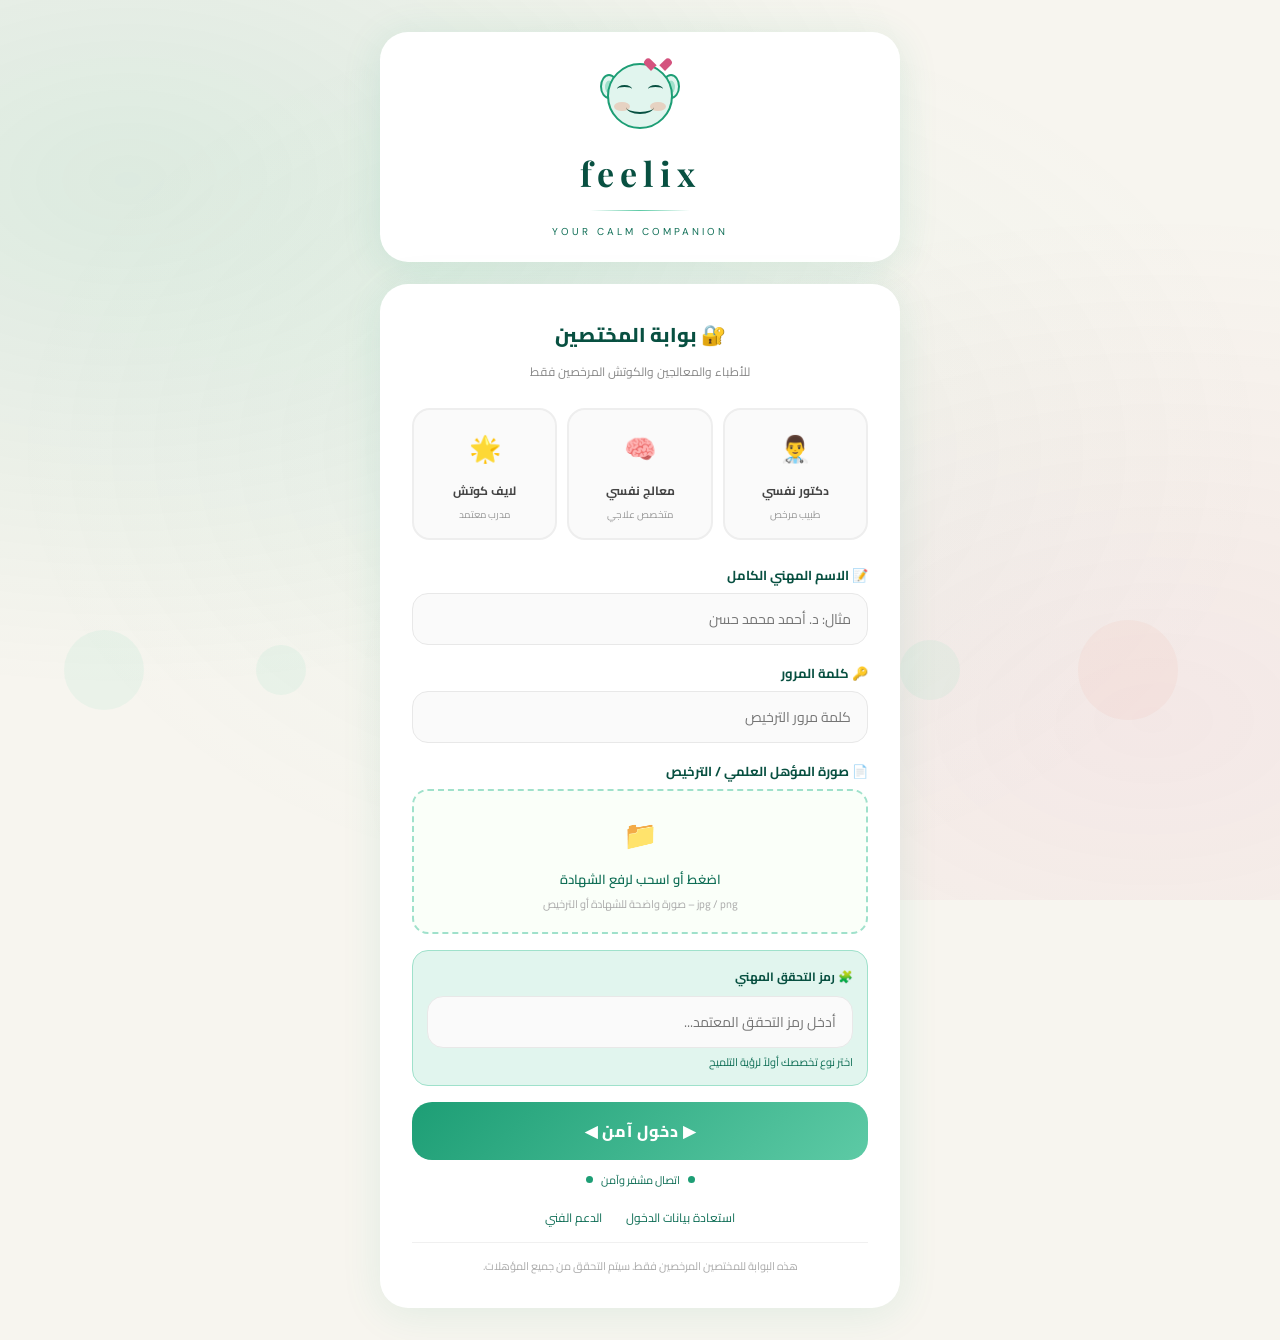
<file: index.html>
<!DOCTYPE html>
<html lang="ar" dir="rtl">
<head>
    <meta charset="UTF-8">
    <meta name="viewport" content="width=device-width, initial-scale=1.0">
    <title>بوابة المختصين - Feelix</title>
    <link href="https://fonts.googleapis.com/css2?family=Playfair+Display:wght@700&family=DM+Sans:wght@400;500;600&family=Cairo:wght@400;600;700;800&display=swap" rel="stylesheet">
    <style>
        :root {
            --g-deep:  #085041;
            --g-mid:   #0F6E56;
            --g-main:  #1D9E75;
            --g-light: #5DCAA5;
            --g-pale:  #9FE1CB;
            --g-wash:  #E1F5EE;
            --coral:   #F0997B;
            --pink:    #D4537E;
            --cream:   #F7F5EF;
            --gold:    #F59E0B;
            --blue:    #2563EB;
        }
 
        *, *::before, *::after { margin:0; padding:0; box-sizing:border-box; }
 
        body {
            min-height: 100vh;
            background: var(--cream);
            font-family: 'Cairo', sans-serif;
            display: flex;
            align-items: center;
            justify-content: center;
            padding: 2rem 1rem;
            position: relative;
            overflow-x: hidden;
        }
 
        /* === خلفية متحركة === */
        body::before {
            content: '';
            position: fixed;
            inset: 0;
            background:
                radial-gradient(ellipse at 10% 20%, rgba(29,158,117,0.12) 0%, transparent 50%),
                radial-gradient(ellipse at 90% 80%, rgba(212,83,126,0.08) 0%, transparent 50%),
                radial-gradient(ellipse at 50% 50%, rgba(93,202,165,0.06) 0%, transparent 70%);
            z-index: -1;
            animation: bgPulse 8s ease-in-out infinite alternate;
        }
 
        @keyframes bgPulse {
            from { opacity: 0.7; }
            to   { opacity: 1; }
        }
 
        /* === حبوب الخلفية الزخرفية === */
        .bg-bubble {
            position: fixed;
            border-radius: 50%;
            background: var(--g-pale);
            opacity: 0.15;
            animation: floatBubble linear infinite;
            z-index: -1;
        }
        @keyframes floatBubble {
            0%   { transform: translateY(110vh) rotate(0deg); opacity: 0; }
            10%  { opacity: 0.15; }
            90%  { opacity: 0.15; }
            100% { transform: translateY(-20vh) rotate(360deg); opacity: 0; }
        }
 
        /* === الحاوية الرئيسية === */
        .container {
            width: 100%;
            max-width: 520px;
            display: flex;
            flex-direction: column;
            gap: 1.4rem;
            animation: fadeUp 0.8s ease both;
        }
 
        @keyframes fadeUp {
            from { opacity:0; transform: translateY(28px); }
            to   { opacity:1; transform: translateY(0); }
        }
 
        /* === بطاقة الوجه === */
        .card {
            background: white;
            border-radius: 28px;
            padding: 24px 30px;
            display: flex;
            flex-direction: column;
            align-items: center;
            gap: 14px;
            box-shadow: 0 6px 40px rgba(29,158,117,0.12);
            transition: transform 0.4s ease, box-shadow 0.4s ease;
        }
        .card:hover {
            transform: translateY(-5px);
            box-shadow: 0 18px 56px rgba(29,158,117,0.18);
        }
 
        .face { width: 80px; height: 80px; position: relative; }
 
        .ear {
            position: absolute; width: 18px; height: 25px;
            background: var(--g-wash); border: 2px solid var(--g-main);
            border-radius: 50%; top: 18px; z-index: 0;
        }
        .ear.left  { left: 0; }
        .ear.right { right: 0; }
        .ear::after {
            content: ''; position: absolute;
            width: 8px; height: 13px; background: var(--g-pale);
            border-radius: 50%; top: 50%; left: 50%;
            transform: translate(-50%,-50%);
        }
 
        .head {
            position: absolute; width: 66px; height: 66px;
            background: var(--g-wash); border: 2.5px solid var(--g-main);
            border-radius: 50%; top: 7px; left: 7px; z-index: 1;
            animation: float 5s ease-in-out infinite;
        }
        @keyframes float {
            0%,100% { transform: translateY(0); }
            50%      { transform: translateY(-5px); }
        }
 
        .heart {
            position: absolute; top: -6px; right: 6px;
            width: 14px; height: 14px; z-index: 3;
            animation: beat 1.6s ease-in-out infinite;
        }
        .heart::before, .heart::after {
            content: ''; position: absolute;
            background: var(--pink); width: 8px; height: 12px;
            border-radius: 8px 8px 0 0;
        }
        .heart::before { left:0; transform: rotate(-45deg); transform-origin: 0 100%; }
        .heart::after  { right:0; transform: rotate(45deg); transform-origin: 100% 100%; }
        @keyframes beat {
            0%,100% { transform: scale(1); }
            40%      { transform: scale(1.35); }
            60%      { transform: scale(1.1); }
        }
 
        .eyes {
            display: flex; justify-content: center; gap: 16px;
            position: absolute; top: 20px; left: 50%;
            transform: translateX(-50%); z-index: 2;
        }
        .eye {
            width: 15px; height: 8px;
            border-top: 2.5px solid var(--g-deep);
            border-radius: 50% 50% 0 0;
            animation: blink 6s ease-in-out infinite;
        }
        @keyframes blink {
            0%,88%,100% { transform: scaleY(1); }
            92%          { transform: scaleY(.08); }
        }
 
        .smile {
            position: absolute; bottom: 13px; left: 50%;
            transform: translateX(-50%);
            width: 28px; height: 14px;
            border-bottom: 2.5px solid var(--g-deep);
            border-radius: 0 0 50% 50%; z-index: 2;
        }
        .blush {
            position: absolute; bottom: 16px;
            width: 16px; height: 9px;
            background: var(--coral); border-radius: 50%;
            opacity: .38; z-index: 2;
        }
        .blush.left  { left: 5px; }
        .blush.right { right: 5px; }
 
        .wordmark {
            font-family: 'Playfair Display', serif;
            font-size: 34px; font-weight: 700;
            color: var(--g-deep); letter-spacing: 6px;
        }
        .card:hover .wordmark { color: var(--g-main); transition: color 0.3s; }
 
        .divider {
            width: 100px; height: 1px;
            background: linear-gradient(90deg, transparent, var(--g-light), transparent);
        }
 
        .tagline {
            font-family: 'DM Sans', sans-serif;
            font-size: 10px; letter-spacing: 3px;
            color: var(--g-mid); text-transform: uppercase;
        }
 
        /* === نموذج تسجيل الدخول === */
        .login-card {
            background: white;
            border-radius: 28px;
            padding: 2rem;
            box-shadow: 0 6px 40px rgba(29,158,117,0.10);
            animation: fadeUp 0.9s ease both;
        }
 
        .login-title {
            text-align: center;
            font-size: 20px;
            font-weight: 800;
            color: var(--g-deep);
            margin-bottom: 0.4rem;
        }
 
        .login-subtitle {
            text-align: center;
            font-size: 12px;
            color: #888;
            margin-bottom: 1.6rem;
        }
 
        /* === اختيار نوع المختص === */
        .role-selector {
            display: grid;
            grid-template-columns: repeat(3, 1fr);
            gap: 10px;
            margin-bottom: 1.4rem;
        }
 
        .role-btn {
            border: 2px solid #eee;
            background: #fafafa;
            border-radius: 18px;
            padding: 14px 8px;
            cursor: pointer;
            text-align: center;
            transition: all 0.25s ease;
            font-family: 'Cairo', sans-serif;
        }
        .role-btn:hover { border-color: var(--g-pale); transform: translateY(-2px); }
 
        .role-btn.active-doctor   { border-color: var(--blue);   background: #eff6ff; }
        .role-btn.active-coach    { border-color: var(--gold);   background: #fffbeb; }
        .role-btn.active-therapist{ border-color: var(--g-main); background: var(--g-wash); }
 
        .role-icon { font-size: 26px; margin-bottom: 6px; }
        .role-label { font-size: 12px; font-weight: 700; color: #444; }
        .role-desc  { font-size: 10px; color: #999; margin-top: 3px; }
 
        /* === حقول الإدخال === */
        .form-group {
            margin-bottom: 1rem;
        }
        .form-group label {
            display: block;
            font-size: 13px;
            font-weight: 700;
            color: var(--g-deep);
            margin-bottom: 6px;
        }
        .form-group input {
            width: 100%;
            padding: 12px 16px;
            border: 1.5px solid #e8e8e8;
            border-radius: 16px;
            font-size: 14px;
            font-family: 'Cairo', sans-serif;
            outline: none;
            background: #fafafa;
            transition: all 0.2s;
            direction: rtl;
        }
        .form-group input:focus {
            border-color: var(--g-light);
            background: white;
            box-shadow: 0 0 0 3px rgba(93,202,165,0.15);
        }
        .form-group input.error-field {
            border-color: var(--coral);
            background: #fff8f6;
        }
 
        /* === رفع الملف === */
        .file-area {
            border: 2px dashed var(--g-pale);
            border-radius: 16px;
            padding: 18px;
            text-align: center;
            cursor: pointer;
            background: #fafff9;
            transition: all 0.2s;
            position: relative;
        }
        .file-area:hover { border-color: var(--g-main); background: var(--g-wash); }
        .file-area input[type="file"] {
            position: absolute; inset: 0;
            opacity: 0; cursor: pointer; width: 100%; height: 100%;
        }
        .file-icon { font-size: 28px; margin-bottom: 6px; }
        .file-text { font-size: 13px; color: var(--g-mid); font-weight: 600; }
        .file-hint { font-size: 11px; color: #aaa; margin-top: 3px; }
        .file-name { font-size: 12px; color: var(--g-main); font-weight: 700; margin-top: 6px; display: none; }
 
        /* === سؤال التحقق === */
        .verify-box {
            background: var(--g-wash);
            border-radius: 16px;
            padding: 14px;
            margin-bottom: 1rem;
            border: 1.5px solid var(--g-pale);
        }
        .verify-box label {
            font-size: 12px; font-weight: 700;
            color: var(--g-deep); margin-bottom: 8px; display: block;
        }
        .verify-hint {
            font-size: 11px; color: var(--g-mid);
            margin-top: 6px; line-height: 1.6;
        }
 
        /* === رسالة الخطأ / النجاح === */
        .msg-box {
            border-radius: 14px;
            padding: 12px 16px;
            font-size: 13px;
            font-weight: 600;
            line-height: 1.7;
            display: none;
            margin-bottom: 1rem;
            animation: fadeUp 0.3s ease;
        }
        .msg-box.error   { background: #fef2f2; color: #dc2626; border: 1.5px solid #fecaca; }
        .msg-box.success { background: var(--g-wash); color: var(--g-deep); border: 1.5px solid var(--g-pale); }
 
        /* === زر تسجيل الدخول === */
        .login-btn {
            width: 100%;
            padding: 14px;
            background: linear-gradient(135deg, var(--g-main), var(--g-light));
            color: white;
            border: none;
            border-radius: 20px;
            font-size: 16px;
            font-weight: 800;
            cursor: pointer;
            font-family: 'Cairo', sans-serif;
            transition: all 0.3s;
            letter-spacing: 1px;
            position: relative;
            overflow: hidden;
        }
        .login-btn::after {
            content: '';
            position: absolute; inset: 0;
            background: white;
            opacity: 0;
            transition: opacity 0.3s;
        }
        .login-btn:hover {
            transform: translateY(-2px);
            box-shadow: 0 8px 28px rgba(29,158,117,0.35);
        }
        .login-btn:active { transform: scale(0.98); }
        .login-btn:disabled { opacity: 0.6; cursor: not-allowed; transform: none; }
 
        /* === loading spinner === */
        .spinner {
            display: inline-block;
            width: 18px; height: 18px;
            border: 3px solid rgba(255,255,255,0.4);
            border-top-color: white;
            border-radius: 50%;
            animation: spin 0.7s linear infinite;
            vertical-align: middle;
            margin-left: 8px;
        }
        @keyframes spin { to { transform: rotate(360deg); } }
 
        .links {
            display: flex;
            justify-content: center;
            gap: 1.5rem;
            margin-top: 1rem;
        }
        .links a {
            font-size: 12px;
            color: var(--g-mid);
            text-decoration: none;
            transition: color 0.2s;
        }
        .links a:hover { color: var(--g-main); text-decoration: underline; }
 
        .footer-note {
            text-align: center;
            font-size: 11px;
            color: #aaa;
            margin-top: 0.8rem;
            padding-top: 0.8rem;
            border-top: 1px solid #f0f0f0;
        }
 
        /* === شارة الأمان === */
        .security-badge {
            display: flex;
            align-items: center;
            justify-content: center;
            gap: 8px;
            font-size: 11px;
            color: var(--g-mid);
            margin-top: 0.6rem;
        }
        .security-dot {
            width: 7px; height: 7px;
            background: var(--g-main);
            border-radius: 50%;
            animation: pulse 2s infinite;
        }
        @keyframes pulse {
            0%,100% { box-shadow: 0 0 0 0 rgba(29,158,117,0.4); }
            50%      { box-shadow: 0 0 0 5px rgba(29,158,117,0); }
        }
 
        /* === نافذة التوجيه (redirect overlay) === */
        .redirect-overlay {
            position: fixed; inset: 0;
            background: rgba(8,80,65,0.95);
            display: flex; flex-direction: column;
            align-items: center; justify-content: center;
            gap: 20px;
            z-index: 9999;
            opacity: 0;
            pointer-events: none;
            transition: opacity 0.4s;
        }
        .redirect-overlay.show {
            opacity: 1;
            pointer-events: all;
        }
        .redirect-icon { font-size: 60px; animation: bounceIn 0.5s ease; }
        @keyframes bounceIn {
            0%   { transform: scale(0.3); opacity: 0; }
            60%  { transform: scale(1.2); }
            100% { transform: scale(1); opacity: 1; }
        }
        .redirect-title { font-size: 22px; font-weight: 800; color: white; }
        .redirect-sub   { font-size: 14px; color: var(--g-pale); }
        .redirect-bar {
            width: 240px; height: 4px;
            background: rgba(255,255,255,0.2);
            border-radius: 2px; overflow: hidden;
        }
        .redirect-bar-fill {
            height: 100%; width: 0%;
            background: var(--g-light);
            border-radius: 2px;
            transition: width 1.8s ease;
        }
    </style>
</head>
<body>
 
    <!-- فقاعات خلفية زخرفية -->
    <div class="bg-bubble" style="width:80px;height:80px;left:5%;animation-duration:18s;animation-delay:0s;"></div>
    <div class="bg-bubble" style="width:50px;height:50px;left:20%;animation-duration:24s;animation-delay:4s;background:var(--g-pale);"></div>
    <div class="bg-bubble" style="width:100px;height:100px;right:8%;animation-duration:20s;animation-delay:2s;background:var(--coral);opacity:0.08;"></div>
    <div class="bg-bubble" style="width:60px;height:60px;right:25%;animation-duration:16s;animation-delay:6s;"></div>
 
    <!-- نافذة التوجيه -->
    <div class="redirect-overlay" id="redirectOverlay">
        <div class="redirect-icon" id="redirectIcon">👨‍⚕️</div>
        <div class="redirect-title" id="redirectTitle">مرحباً بك!</div>
        <div class="redirect-sub" id="redirectSub">جاري التوجيه إلى لوحتك...</div>
        <div class="redirect-bar">
            <div class="redirect-bar-fill" id="redirectBarFill"></div>
        </div>
    </div>
 
    <div class="container">
 
        <!-- بطاقة الوجه -->
        <div class="card">
            <div class="face">
                <div class="ear left"></div>
                <div class="ear right"></div>
                <div class="head">
                    <div class="heart"></div>
                    <div class="eyes"><div class="eye"></div><div class="eye"></div></div>
                    <div class="smile"></div>
                    <div class="blush left"></div>
                    <div class="blush right"></div>
                </div>
            </div>
            <div class="wordmark">feelix</div>
            <div class="divider"></div>
            <div class="tagline">your calm companion</div>
        </div>
 
        <!-- نموذج تسجيل الدخول -->
        <div class="login-card">
            <div class="login-title">🔐 بوابة المختصين</div>
            <div class="login-subtitle">للأطباء والمعالجين والكوتش المرخصين فقط</div>
 
            <!-- اختيار الدور -->
            <div class="role-selector" id="roleSelector">
                <div class="role-btn" data-role="doctor" onclick="selectRole(this)">
                    <div class="role-icon">👨‍⚕️</div>
                    <div class="role-label">دكتور نفسي</div>
                    <div class="role-desc">طبيب مرخص</div>
                </div>
                <div class="role-btn" data-role="therapist" onclick="selectRole(this)">
                    <div class="role-icon">🧠</div>
                    <div class="role-label">معالج نفسي</div>
                    <div class="role-desc">متخصص علاجي</div>
                </div>
                <div class="role-btn" data-role="coach" onclick="selectRole(this)">
                    <div class="role-icon">🌟</div>
                    <div class="role-label">لايف كوتش</div>
                    <div class="role-desc">مدرب معتمد</div>
                </div>
            </div>
 
            <!-- الاسم المهني -->
            <div class="form-group">
                <label>📝 الاسم المهني الكامل</label>
                <input type="text" id="docName" placeholder="مثال: د. أحمد محمد حسن">
            </div>
 
            <!-- كلمة المرور -->
            <div class="form-group">
                <label>🔑 كلمة المرور</label>
                <input type="password" id="docPass" placeholder="كلمة مرور الترخيص">
            </div>
 
            <!-- رفع المؤهل -->
            <div class="form-group">
                <label>📄 صورة المؤهل العلمي / الترخيص</label>
                <div class="file-area" id="fileArea">
                    <input type="file" id="certificateFile" accept="image/*" onchange="handleFileChange(this)">
                    <div class="file-icon">📁</div>
                    <div class="file-text">اضغط أو اسحب لرفع الشهادة</div>
                    <div class="file-hint">jpg / png – صورة واضحة للشهادة أو الترخيص</div>
                    <div class="file-name" id="fileName"></div>
                </div>
            </div>
 
            <!-- سؤال التحقق -->
            <div class="verify-box">
                <label>🧩 رمز التحقق المهني</label>
                <div class="form-group" style="margin-bottom:0;">
                    <input type="text" id="securityAnswer" placeholder="أدخل رمز التحقق المعتمد...">
                </div>
                <div class="verify-hint" id="verifyHint">
                    اختر نوع تخصصك أولاً لرؤية التلميح
                </div>
            </div>
 
            <!-- رسائل الخطأ / النجاح -->
            <div class="msg-box" id="msgBox"></div>
 
            <!-- زر الدخول -->
            <button class="login-btn" id="loginBtn" onclick="validateAndLogin()">
                ▶ دخول آمن ◀
            </button>
 
            <div class="security-badge">
                <div class="security-dot"></div>
                اتصال مشفر وآمن
                <div class="security-dot"></div>
            </div>
 
            <div class="links">
                <a href="#">استعادة بيانات الدخول</a>
                <a href="#">الدعم الفني</a>
            </div>
 
            <div class="footer-note">
                هذه البوابة للمختصين المرخصين فقط. سيتم التحقق من جميع المؤهلات.
            </div>
        </div>
 
    </div>
 
    <script>
        // =====================================================
        // بيانات المستخدمين المعتمدين (محاكاة — يمكن ربطها بقاعدة بيانات)
        // =====================================================
        const USERS = [
            {
                name:     "د. أحمد محمد حسن",
                password: "psych1234",
                code:     "mind",
                role:     "doctor",
                redirect: "Destination.html",  // صفحة قسم الأطباء
                welcome:  "مرحباً دكتور أحمد!",
                dest:     "قسم الأطباء النفسيين"
            },
            {
                name:     "د. سارة الخالدي",
                password: "therapy2024",
                code:     "heal",
                role:     "therapist",
                redirect: "Destination.html",  // صفحة قسم المعالجين
                welcome:  "مرحباً د. سارة!",
                dest:     "قسم المعالجين النفسيين"
            },
            {
                name:     "م. نور الهدى",
                password: "coach2024",
                code:     "grow",
                role:     "coach",
                redirect: "Destination.html",  // صفحة قسم الكوتش
                welcome:  "مرحباً م. نور!",
                dest:     "قسم اللايف كوتش"
            }
        ];
 
        // رموز التحقق والتلميحات لكل دور
        const ROLE_HINTS = {
            doctor:    { hint: "رمز مكون من 4 حروف — التخصص النفسي الأساسي (تلميح: m_nd)", icon: "👨‍⚕️" },
            therapist: { hint: "رمز مكون من 4 حروف — العلاج والشفاء (تلميح: h_al)",        icon: "🧠"  },
            coach:     { hint: "رمز مكون من 4 حروف — النمو والتطوير (تلميح: gr_w)",        icon: "🌟"  }
        };
 
        let selectedRole = null;
 
        // =====================================================
        // اختيار الدور
        // =====================================================
        function selectRole(btn) {
            document.querySelectorAll('.role-btn').forEach(b => {
                b.classList.remove('active-doctor','active-therapist','active-coach');
            });
            selectedRole = btn.dataset.role;
            btn.classList.add('active-' + selectedRole);
 
            const hint = ROLE_HINTS[selectedRole];
            document.getElementById('verifyHint').textContent = hint.hint;
        }
 
        // =====================================================
        // التعامل مع اختيار الملف
        // =====================================================
        function handleFileChange(input) {
            const file = input.files[0];
            const nameEl = document.getElementById('fileName');
            if (file) {
                nameEl.textContent = "✅ " + file.name;
                nameEl.style.display = "block";
                document.getElementById('fileArea').style.borderColor = 'var(--g-main)';
                document.getElementById('fileArea').style.background = 'var(--g-wash)';
            }
        }
 
        // =====================================================
        // التحقق وتسجيل الدخول
        // =====================================================
        function validateAndLogin() {
            const msgBox   = document.getElementById('msgBox');
            const loginBtn = document.getElementById('loginBtn');
 
            msgBox.style.display = 'none';
            msgBox.className = 'msg-box';
 
            const name     = document.getElementById('docName').value.trim();
            const pass     = document.getElementById('docPass').value.trim();
            const security = document.getElementById('securityAnswer').value.trim().toLowerCase();
            const file     = document.getElementById('certificateFile').files[0];
 
            let errors = [];
 
            // 1. التحقق من اختيار الدور
            if (!selectedRole) errors.push("• اختر نوع تخصصك أولاً");
 
            // 2. التحقق من الحقول الفارغة
            if (!name)     errors.push("• الاسم المهني مطلوب");
            if (!pass)     errors.push("• كلمة المرور مطلوبة");
            if (!security) errors.push("• رمز التحقق المهني مطلوب");
 
            // 3. التحقق من الملف
            if (!file) {
                errors.push("• يجب رفع صورة المؤهل العلمي أو الترخيص");
            } else {
                const validTypes = ['image/jpeg','image/png','image/jpg'];
                if (!validTypes.includes(file.type)) {
                    errors.push("• الملف يجب أن يكون صورة (jpg أو png)");
                }
            }
 
            // 4. إذا كانت هناك أخطاء في الحقول الأساسية → أوقف هنا
            if (errors.length > 0) {
                showMsg(errors.join('<br>'), 'error');
                return;
            }
 
            // 5. البحث عن المستخدم في قاعدة البيانات المحلية
            const user = USERS.find(u =>
                u.name     === name     &&
                u.password === pass     &&
                u.code     === security &&
                u.role     === selectedRole
            );
 
            if (!user) {
                // تحديد سبب الخطأ بدقة
                const nameMatch = USERS.find(u => u.name === name);
                if (!nameMatch) {
                    showMsg("⚠️ هذا الاسم غير مسجل في قاعدة بيانات المختصين المعتمدين", 'error');
                } else if (nameMatch.password !== pass) {
                    showMsg("⚠️ كلمة المرور غير صحيحة", 'error');
                } else if (nameMatch.code !== security) {
                    showMsg("⚠️ رمز التحقق المهني غير صحيح", 'error');
                } else if (nameMatch.role !== selectedRole) {
                    showMsg(`⚠️ نوع التخصص المختار لا يتطابق مع تسجيل هذا المختص (التخصص الصحيح: ${getRoleLabel(nameMatch.role)})`, 'error');
                } else {
                    showMsg("⚠️ البيانات المدخلة غير صحيحة", 'error');
                }
                return;
            }
 
            // 6. تسجيل الدخول ناجح → عرض نافذة التوجيه
            loginBtn.disabled = true;
            loginBtn.innerHTML = `جاري التحقق... <span class="spinner"></span>`;
 
            setTimeout(() => { showRedirect(user); }, 900);
        }
 
        function getRoleLabel(role) {
            const map = { doctor: 'دكتور نفسي', therapist: 'معالج نفسي', coach: 'لايف كوتش' };
            return map[role] || role;
        }
 
        // =====================================================
        // نافذة التوجيه
        // =====================================================
        function showRedirect(user) {
            const overlay = document.getElementById('redirectOverlay');
            const icons   = { doctor: '👨‍⚕️', therapist: '🧠', coach: '🌟' };
 
            document.getElementById('redirectIcon').textContent  = icons[user.role];
            document.getElementById('redirectTitle').textContent = user.welcome;
            document.getElementById('redirectSub').textContent   = `جاري توجيهك إلى ${user.dest}...`;
 
            overlay.classList.add('show');
 
            setTimeout(() => {
                document.getElementById('redirectBarFill').style.width = '100%';
            }, 100);
 
            // حفظ بيانات الجلسة
            sessionStorage.setItem('currentUser', JSON.stringify({
                name: user.name,
                role: user.role,
                dest: user.dest
            }));
 
            setTimeout(() => {
                window.location.href = user.redirect + '?role=' + user.role + '&name=' + encodeURIComponent(user.name);
            }, 2200);
        }
 
        // =====================================================
        // عرض رسالة
        // =====================================================
        function showMsg(html, type) {
            const msgBox = document.getElementById('msgBox');
            msgBox.innerHTML = html;
            msgBox.className = 'msg-box ' + type;
            msgBox.style.display = 'block';
            msgBox.scrollIntoView({ behavior: 'smooth', block: 'nearest' });
        }
 
        // دعم Enter
        document.addEventListener('keypress', e => {
            if (e.key === 'Enter') validateAndLogin();
       
        // التوجيه المطلوب
            window.location.href = 'profile.html';
        });
        
    </script>
</body>
</html>
</file>
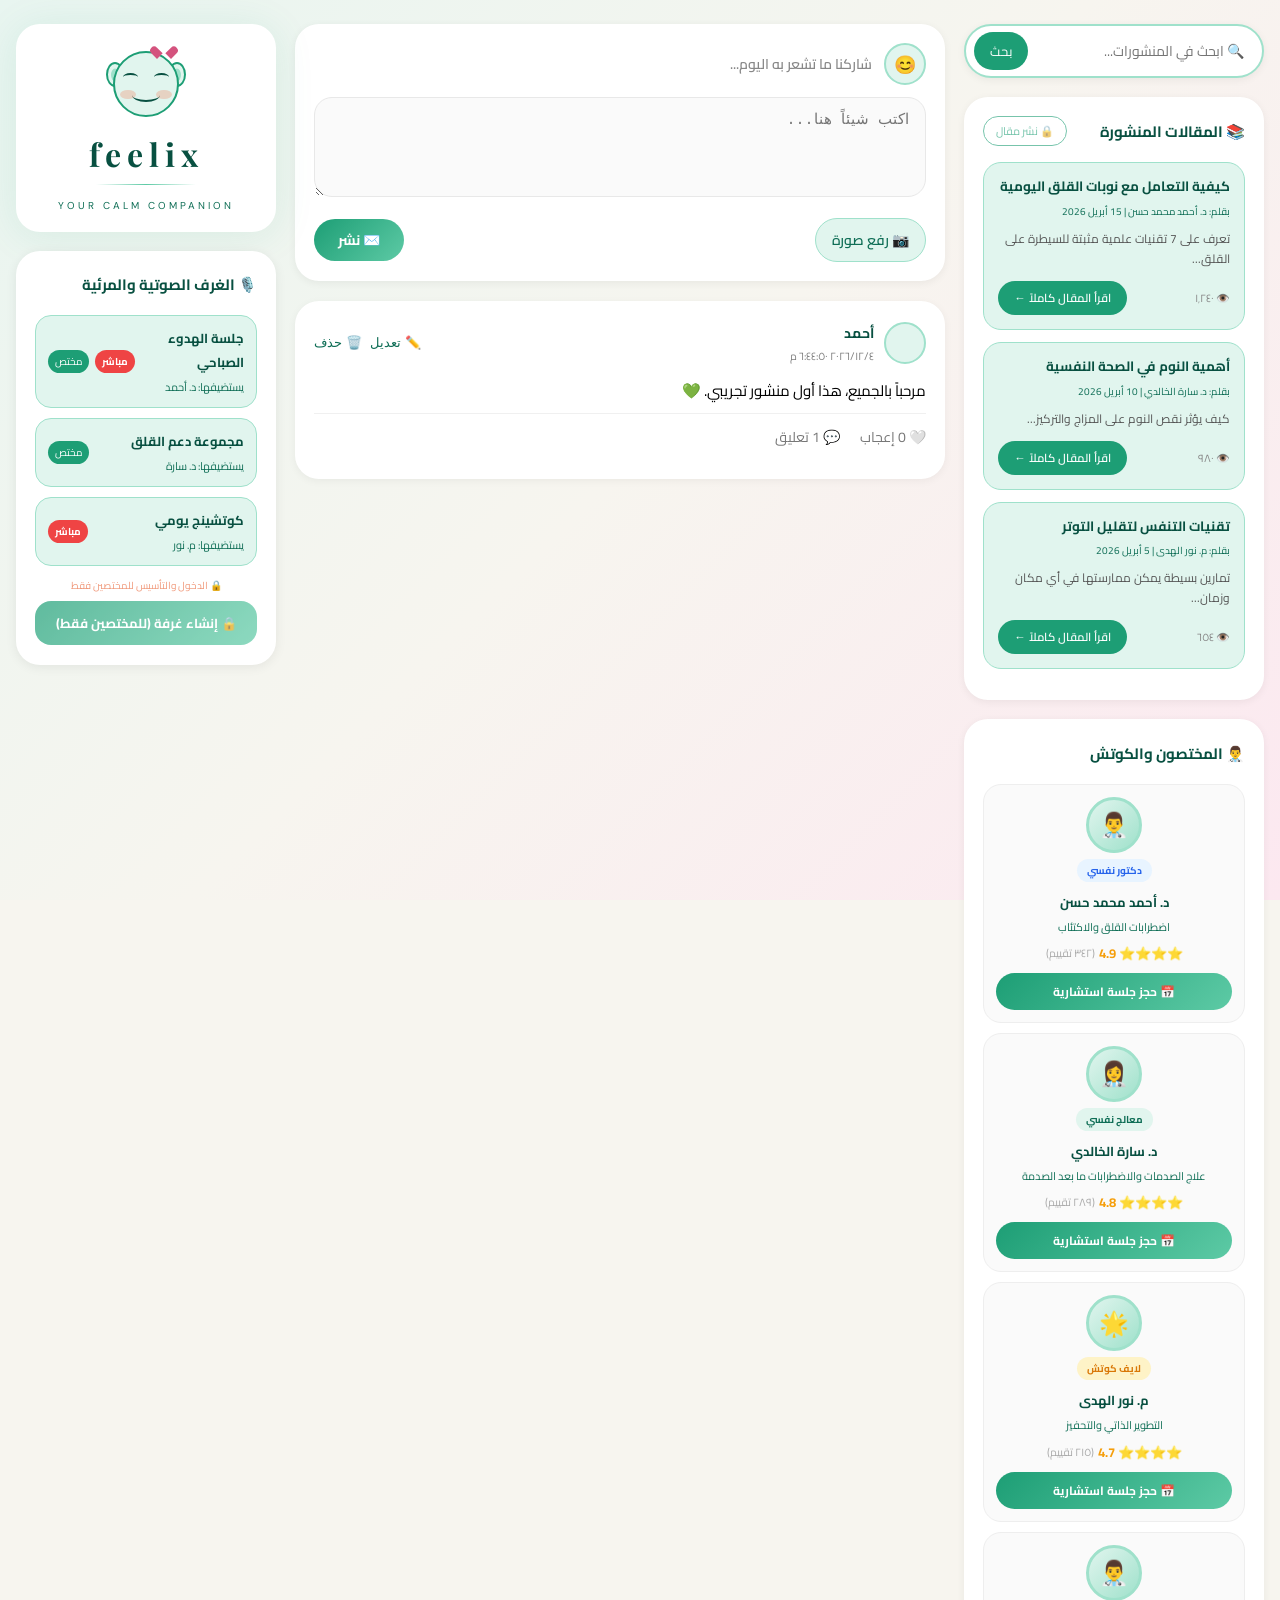
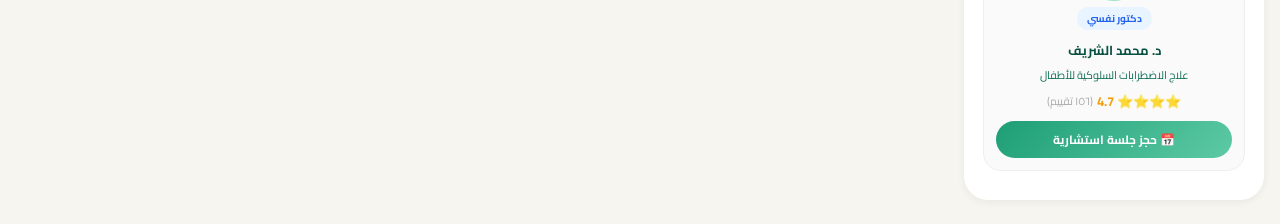
<file: Destination.html>
<!DOCTYPE html>
<html lang="ar" dir="rtl">
<head>
    <meta charset="UTF-8">
    <meta name="viewport" content="width=device-width, initial-scale=1.0">
    <title>Destination - Feelix</title>
    <link href="https://fonts.googleapis.com/css2?family=Playfair+Display:wght@700&family=DM+Sans:wght@400;500;600&family=Cairo:wght@400;600;700&display=swap" rel="stylesheet">
   <link rel="stylesheet" href="Destination.css">
</head>

<body>

    <!-- ============================== -->
    <!-- شريط ترحيب المختص (يظهر فقط للمختصين) -->
    <!-- ============================== -->
    <div id="specialistBar" style="display:none; grid-column: 1 / -1;">
        <div style="background: linear-gradient(135deg, var(--g-deep), var(--g-main)); border-radius: 20px; padding: 14px 20px; display: flex; align-items: center; justify-content: space-between; flex-wrap: wrap; gap: 10px; box-shadow: 0 4px 20px rgba(8,80,65,0.25); animation: fadeUp 0.5s ease both;">
            <div style="display:flex; align-items:center; gap: 12px;">
                <div id="specialistBarIcon" style="font-size: 28px;"></div>
                <div>
                    <div id="specialistBarName" style="font-size: 15px; font-weight: 800; color: white;"></div>
                    <div id="specialistBarRole" style="font-size: 11px; color: var(--g-pale); letter-spacing: 1px;"></div>
                </div>
            </div>
            <div style="display:flex; align-items:center; gap: 8px;">
                <div style="background: rgba(255,255,255,0.15); border-radius: 12px; padding: 6px 14px; font-size: 12px; color: white;">✅ دخلت كمختص موثق</div>
                <button onclick="logoutSpecialist()" style="background: rgba(240,153,123,0.3); border: 1px solid var(--coral); border-radius: 12px; padding: 6px 14px; font-size: 12px; color: white; cursor: pointer; font-family: 'Cairo', sans-serif; transition: all 0.2s;" onmouseover="this.style.background='rgba(240,153,123,0.5)'" onmouseout="this.style.background='rgba(240,153,123,0.3)'">تسجيل خروج</button>
            </div>
        </div>
    </div>

    <!-- نافذة نشر مقال (للمختصين) -->
    <div id="articleModal" style="display:none; position:fixed; inset:0; background:rgba(8,80,65,0.7); z-index:9999; align-items:center; justify-content:center; padding:1rem;">
        <div style="background:white; border-radius:28px; padding:2rem; width:100%; max-width:520px; box-shadow:0 20px 60px rgba(0,0,0,0.3); animation: fadeUp 0.4s ease both;">
            <div style="display:flex; justify-content:space-between; align-items:center; margin-bottom:1.2rem;">
                <h3 style="font-size:18px; font-weight:800; color:var(--g-deep);">📝 نشر مقال جديد</h3>
                <button onclick="closeArticleModal()" style="background:none; border:none; font-size:22px; cursor:pointer; color:#999; transition:color 0.2s;" onmouseover="this.style.color='var(--coral)'" onmouseout="this.style.color='#999'">✕</button>
            </div>
            <div style="display:flex; flex-direction:column; gap:12px;">
                <input id="articleTitle" type="text" placeholder="عنوان المقال..." style="width:100%; padding:12px 16px; border:1.5px solid #e8e8e8; border-radius:16px; font-size:14px; font-family:'Cairo',sans-serif; outline:none; background:#fafafa;" onfocus="this.style.borderColor='var(--g-light)'" onblur="this.style.borderColor='#e8e8e8'">
                <textarea id="articleExcerpt" rows="2" placeholder="ملخص قصير للمقال..." style="width:100%; padding:12px 16px; border:1.5px solid #e8e8e8; border-radius:16px; font-size:14px; font-family:'Cairo',sans-serif; outline:none; background:#fafafa; resize:vertical;" onfocus="this.style.borderColor='var(--g-light)'" onblur="this.style.borderColor='#e8e8e8'"></textarea>
                <div id="articleModalError" style="display:none; background:#fef2f2; color:#dc2626; border-radius:12px; padding:10px 14px; font-size:13px;"></div>
                <button onclick="submitArticle()" style="background:linear-gradient(135deg,var(--g-main),var(--g-light)); border:none; border-radius:16px; padding:12px; color:white; font-size:15px; font-weight:800; cursor:pointer; font-family:'Cairo',sans-serif; transition:all 0.2s;" onmouseover="this.style.transform='scale(1.02)'" onmouseout="this.style.transform='scale(1)'">نشر المقال ✅</button>
            </div>
        </div>
    </div>

    <!-- نافذة إنشاء غرفة (للمختصين) -->
    <div id="roomModal" style="display:none; position:fixed; inset:0; background:rgba(8,80,65,0.7); z-index:9999; align-items:center; justify-content:center; padding:1rem;">
        <div style="background:white; border-radius:28px; padding:2rem; width:100%; max-width:480px; box-shadow:0 20px 60px rgba(0,0,0,0.3); animation: fadeUp 0.4s ease both;">
            <div style="display:flex; justify-content:space-between; align-items:center; margin-bottom:1.2rem;">
                <h3 style="font-size:18px; font-weight:800; color:var(--g-deep);">🎙️ إنشاء غرفة جديدة</h3>
                <button onclick="closeRoomModal()" style="background:none; border:none; font-size:22px; cursor:pointer; color:#999;" onmouseover="this.style.color='var(--coral)'" onmouseout="this.style.color='#999'">✕</button>
            </div>
            <div style="display:flex; flex-direction:column; gap:12px;">
                <input id="roomName" type="text" placeholder="اسم الغرفة..." style="width:100%; padding:12px 16px; border:1.5px solid #e8e8e8; border-radius:16px; font-size:14px; font-family:'Cairo',sans-serif; outline:none; background:#fafafa;" onfocus="this.style.borderColor='var(--g-light)'" onblur="this.style.borderColor='#e8e8e8'">
                <div style="display:flex; gap:10px;">
                    <button onclick="createRoom('voice')" style="flex:1; background:linear-gradient(135deg,var(--g-main),var(--g-light)); border:none; border-radius:14px; padding:12px; color:white; font-size:14px; font-weight:700; cursor:pointer; font-family:'Cairo',sans-serif; transition:transform 0.2s;" onmouseover="this.style.transform='scale(1.02)'" onmouseout="this.style.transform='scale(1)'">🎙️ غرفة صوتية</button>
                    <button onclick="createRoom('video')" style="flex:1; background:linear-gradient(135deg,#2563eb,#60a5fa); border:none; border-radius:14px; padding:12px; color:white; font-size:14px; font-weight:700; cursor:pointer; font-family:'Cairo',sans-serif; transition:transform 0.2s;" onmouseover="this.style.transform='scale(1.02)'" onmouseout="this.style.transform='scale(1)'">📹 غرفة مرئية</button>
                </div>
            </div>
        </div>
    </div>
    <!-- ======================== نافذة الغرفة التفاعلية الكاملة ======================== -->
    <div id="roomChatModal" style="display:none; position:fixed; inset:0; background:rgba(0,0,0,0.88); z-index:10000; align-items:center; justify-content:center; padding:1rem;">
        <div style="background:white; border-radius:28px; width:96%; max-width:900px; max-height:95vh; overflow:hidden; display:flex; flex-direction:column; direction:rtl; box-shadow:0 30px 80px rgba(0,0,0,0.4);">

            <!-- رأس الغرفة -->
            <div style="background:linear-gradient(135deg,var(--g-deep),var(--g-main)); padding:14px 20px; display:flex; align-items:center; justify-content:space-between; border-radius:28px 28px 0 0; flex-shrink:0;">
                <div style="display:flex; align-items:center; gap:10px;">
                    <span id="activeRoomIcon" style="font-size:22px;">🎙️</span>
                    <div>
                        <div id="activeRoomName" style="font-size:16px; font-weight:800; color:white;"></div>
                        <div id="activeRoomType" style="font-size:11px; color:var(--g-pale); letter-spacing:1px;"></div>
                    </div>
                    <span id="roomLiveBadge" style="background:#ef4444; color:white; font-size:10px; font-weight:700; padding:2px 8px; border-radius:20px; animation:pulseRed 1.5s infinite;">● مباشر</span>
                </div>
                <div style="display:flex; gap:8px; align-items:center;">
                    <span id="roomParticipantCount" style="background:rgba(255,255,255,0.2); color:white; font-size:12px; padding:4px 12px; border-radius:20px;"></span>
                    <button onclick="closeRoomChat()" style="background:rgba(240,153,123,0.4); border:1px solid var(--coral); border-radius:12px; padding:6px 14px; font-size:13px; color:white; cursor:pointer; font-family:'Cairo',sans-serif;">إنهاء الجلسة ✕</button>
                </div>
            </div>

            <!-- جسم الغرفة -->
            <div style="display:flex; flex:1; overflow:hidden; min-height:0;">

                <!-- الجانب الأيسر: الفيديو والتحكم -->
                <div style="flex:1; display:flex; flex-direction:column; padding:1rem; gap:10px; min-width:0;">

                    <!-- منطقة الفيديو -->
                    <div style="display:flex; gap:10px; flex-wrap:wrap; flex:1;">
                        <!-- بث المضيف (أنت) -->
                        <div style="flex:1; min-width:200px; background:#111; border-radius:18px; overflow:hidden; position:relative;">
                            <video id="localVideo" autoplay muted style="width:100%; height:100%; object-fit:cover; display:block; min-height:140px;"></video>
                            <div id="localVideoPlaceholder" style="position:absolute; inset:0; display:flex; flex-direction:column; align-items:center; justify-content:center; background:#1a1a2e; color:white; gap:8px;">
                                <div style="font-size:36px;" id="localAvatarIcon">👨‍⚕️</div>
                                <div style="font-size:13px; font-weight:700;" id="localNameLabel"></div>
                                <div style="font-size:11px; color:#aaa;">كاميرا مغلقة</div>
                            </div>
                            <div style="position:absolute; bottom:8px; right:8px; background:rgba(0,0,0,0.7); color:white; font-size:11px; padding:3px 10px; border-radius:20px;" id="localMicStatus">🎤 مفتوح</div>
                            <div style="position:absolute; top:8px; right:8px; background:var(--g-main); color:white; font-size:10px; padding:2px 8px; border-radius:12px; font-weight:700;">أنت (المضيف)</div>
                        </div>
                        <!-- المشاركون الآخرون -->
                        <div id="remoteParticipantsGrid" style="flex:1; min-width:200px; display:flex; flex-wrap:wrap; gap:8px;"></div>
                    </div>

                    <!-- أدوات التحكم للمضيف -->
                    <div id="hostControls" style="background:#f8f9fa; border-radius:16px; padding:12px; display:flex; gap:8px; justify-content:center; flex-wrap:wrap; flex-shrink:0;">
                        <button id="btnToggleMic" onclick="toggleMyMic()" style="background:var(--g-main); border:none; border-radius:14px; padding:10px 18px; color:white; font-size:13px; font-weight:700; cursor:pointer; font-family:'Cairo',sans-serif; display:flex; align-items:center; gap:6px; transition:all 0.2s;">
                            🎤 كتم صوتي
                        </button>
                        <button id="btnToggleCam" onclick="toggleMyCam()" style="background:#2563eb; border:none; border-radius:14px; padding:10px 18px; color:white; font-size:13px; font-weight:700; cursor:pointer; font-family:'Cairo',sans-serif; display:flex; align-items:center; gap:6px; transition:all 0.2s;">
                            📹 إيقاف الكاميرا
                        </button>
                        <button onclick="muteAll()" style="background:#d97706; border:none; border-radius:14px; padding:10px 18px; color:white; font-size:13px; font-weight:700; cursor:pointer; font-family:'Cairo',sans-serif; display:flex; align-items:center; gap:6px; transition:all 0.2s;">
                            🔇 كتم الجميع
                        </button>
                        <button onclick="unmuteAll()" style="background:#059669; border:none; border-radius:14px; padding:10px 18px; color:white; font-size:13px; font-weight:700; cursor:pointer; font-family:'Cairo',sans-serif; display:flex; align-items:center; gap:6px; transition:all 0.2s;">
                            🔊 رفع كتم الجميع
                        </button>
                    </div>
                </div>

                <!-- الجانب الأيمن: المشاركون + الشات -->
                <div style="width:280px; display:flex; flex-direction:column; border-right:1px solid #eee; flex-shrink:0;">

                    <!-- قائمة المشاركين -->
                    <div style="padding:12px; border-bottom:1px solid #eee; overflow-y:auto; max-height:55%;">
                        <div style="font-size:13px; font-weight:800; color:var(--g-deep); margin-bottom:8px;">👥 المشاركون</div>
                        <div id="participantsList"></div>
                    </div>

                    <!-- منطقة الشات -->
                    <div style="flex:1; display:flex; flex-direction:column; min-height:0; padding:10px;">
                        <div style="font-size:13px; font-weight:800; color:var(--g-deep); margin-bottom:8px;">💬 دردشة الغرفة</div>
                        <div id="roomChatMessages" style="flex:1; overflow-y:auto; background:#f9f9f9; border-radius:14px; padding:8px; font-size:12px; min-height:80px; max-height:180px;"></div>
                        <div style="display:flex; gap:6px; margin-top:8px;">
                            <input type="text" id="roomChatInput" placeholder="اكتب رسالة..." style="flex:1; border-radius:20px; border:1.5px solid var(--g-pale); padding:7px 12px; font-size:13px; font-family:'Cairo',sans-serif; outline:none;">
                            <button id="roomSendChat" onclick="sendRoomMessage()" style="background:var(--g-main); border:none; border-radius:20px; padding:7px 14px; color:white; font-size:13px; cursor:pointer; font-family:'Cairo',sans-serif;">إرسال</button>
                        </div>
                    </div>
                </div>
            </div>
        </div>
    </div>

    <!-- ======================== صفحة عرض المقال الكاملة ======================== -->
    <div id="articleViewPage" style="display:none; position:fixed; inset:0; background:white; z-index:10001; overflow-y:auto; direction:rtl;">
        <div style="max-width:780px; margin:0 auto; padding:3rem 2rem;">
            <!-- رأس الصفحة -->
            <div style="display:flex; align-items:center; justify-content:space-between; margin-bottom:2.5rem; padding-bottom:1.5rem; border-bottom:2px solid var(--g-wash);">
                <div style="display:flex; align-items:center; gap:10px;">
                    <div style="width:36px; height:36px; background:linear-gradient(135deg,var(--g-main),var(--g-light)); border-radius:10px; display:flex; align-items:center; justify-content:center; color:white; font-size:18px; font-family:'Playfair Display',serif; font-weight:700;">f</div>
                    <span style="font-family:'Playfair Display',serif; font-size:20px; font-weight:700; color:var(--g-deep); letter-spacing:3px;">feelix</span>
                </div>
                <button onclick="closeArticleView()" style="background:var(--g-wash); border:none; border-radius:12px; padding:8px 18px; font-size:13px; font-weight:700; color:var(--g-deep); cursor:pointer; font-family:'Cairo',sans-serif; display:flex; align-items:center; gap:6px; transition:all 0.2s;">
                    ← العودة للصفحة الرئيسية
                </button>
            </div>

            <!-- محتوى المقال -->
            <div id="articleViewContent">
                <!-- يُملأ ديناميكياً -->
            </div>
        </div>
    </div>

    <div class="right-column">
        <!-- خانة البحث -->
        <div class="search-box">
            <input type="text" id="searchInput" placeholder="🔍 ابحث في المنشورات...">
            <button id="searchBtn">بحث</button>
        </div>

        <!-- قسم المقالات -->
        <div class="articles-section">
            <div class="section-header">
                <div class="section-title">📚 المقالات المنشورة</div>
                <button class="publish-article-btn" id="publishArticleBtn" disabled title="للمختصين فقط">🔒 نشر مقال</button>
            </div>
            <div id="articlesContainer"></div>
        </div>

        <!-- قسم المختصون -->
        <div class="specialists-section">
            <div class="section-header">
                <div class="section-title">👨‍⚕️ المختصون والكوتش</div>
            </div>
            <div id="specialistsContainer"></div>
        </div>
    </div>

    <!-- العمود الأوسط: إنشاء منشور + الفيد -->
    <div class="center-column">
        <div class="create-post">
            <div class="create-post-header">
                <div class="user-avatar-small">😊</div>
                <span style="font-size:14px;color:#888;font-weight:600;">شاركنا ما تشعر به اليوم...</span>
            </div>
            <textarea id="postText" rows="3" placeholder="اكتب شيئاً هنا..."></textarea>
            <div class="post-actions">
                <label class="file-label">
                    📷 رفع صورة
                    <input type="file" id="postImage" accept="image/*">
                </label>
                <button class="post-btn" id="publishBtn">✉️ نشر</button>
            </div>
            <img id="postImagePreview" class="image-preview" alt="معاينة الصورة">
        </div>
        <div id="feedContainer"></div>
    </div>

    <!-- العمود الأيسر: الوجه + الغرف -->
    <div class="left-column">
        <div class="card">
            <div class="face">
                <div class="ear left"></div>
                <div class="ear right"></div>
                <div class="head">
                    <div class="heart"></div>
                    <div class="eyes">
                        <div class="eye"></div>
                        <div class="eye"></div>
                    </div>
                    <div class="smile"></div>
                    <div class="blush left"></div>
                    <div class="blush right"></div>
                </div>
            </div>
            <div class="wordmark">feelix</div>
            <div class="divider"></div>
            <div class="tagline">your calm companion</div>
        </div>

        <div class="rooms-panel">
            <h3>🎙️ الغرف الصوتية والمرئية</h3>

            <div class="room-item">
                <div class="room-info">
                    <div class="room-name">جلسة الهدوء الصباحي</div>
                    <div class="room-host">يستضيفها: د. أحمد</div>
                </div>
                <div style="display:flex;gap:6px;align-items:center;">
                    <span class="badge-live">مباشر</span>
                    <span class="badge-specialist">مختص</span>
                    <button onclick="openRoomChat('جلسة الهدوء الصباحي','voice')" id="joinRoomBtn1" style="display:none;background:var(--g-main);border:none;border-radius:12px;padding:4px 12px;color:white;font-size:11px;font-weight:700;cursor:pointer;font-family:'Cairo',sans-serif;">دخول ▶</button>
                </div>
            </div>

            <div class="room-item">
                <div class="room-info">
                    <div class="room-name">مجموعة دعم القلق</div>
                    <div class="room-host">يستضيفها: د. سارة</div>
                </div>
                <div style="display:flex;gap:6px;align-items:center;">
                    <span class="badge-specialist">مختص</span>
                    <button onclick="openRoomChat('مجموعة دعم القلق','voice')" id="joinRoomBtn2" style="display:none;background:var(--g-main);border:none;border-radius:12px;padding:4px 12px;color:white;font-size:11px;font-weight:700;cursor:pointer;font-family:'Cairo',sans-serif;">دخول ▶</button>
                </div>
            </div>

            <div class="room-item">
                <div class="room-info">
                    <div class="room-name">كوتشينج يومي</div>
                    <div class="room-host">يستضيفها: م. نور</div>
                </div>
                <div style="display:flex;gap:6px;align-items:center;">
                    <span class="badge-live">مباشر</span>
                    <button onclick="openRoomChat('كوتشينج يومي','video')" id="joinRoomBtn3" style="display:none;background:var(--g-main);border:none;border-radius:12px;padding:4px 12px;color:white;font-size:11px;font-weight:700;cursor:pointer;font-family:'Cairo',sans-serif;">دخول ▶</button>
                </div>
            </div>

            <div class="room-lock-msg">
                🔒 الدخول والتأسيس للمختصين فقط
            </div>

            <button class="create-room-btn" id="createRoomBtn" disabled>
                🔒 إنشاء غرفة (للمختصين فقط)
            </button>
        </div>
    </div>

    <script>
        // ====================== بيانات المنشورات ======================
        let posts = [
            {
                id: 1,
                author: "أحمد",
                date: new Date().toLocaleString('ar-EG'),
                text: "مرحباً بالجميع، هذا أول منشور تجريبي. 💚",
                image: null,
                likes: 0,
                liked: false,
                comments: [
                    { id: 101, text: "منشور رائع!", image: null, author: "سارة" }
                ]
            }
        ];
        let nextPostId = 2;
        let nextCommentId = 102;

        // ====================== بيانات المقالات ======================
        let articles = [
            {
                id: 1,
                title: "كيفية التعامل مع نوبات القلق اليومية",
                author: "د. أحمد محمد حسن",
                date: "15 أبريل 2026",
                excerpt: "تعرف على 7 تقنيات علمية مثبتة للسيطرة على القلق...",
                reads: 1240
            },
            {
                id: 2,
                title: "أهمية النوم في الصحة النفسية",
                author: "د. سارة الخالدي",
                date: "10 أبريل 2026",
                excerpt: "كيف يؤثر نقص النوم على المزاج والتركيز...",
                reads: 980
            },
            {
                id: 3,
                title: "تقنيات التنفس لتقليل التوتر",
                author: "م. نور الهدى",
                date: "5 أبريل 2026",
                excerpt: "تمارين بسيطة يمكن ممارستها في أي مكان وزمان...",
                reads: 654
            }
        ];

        // ====================== بيانات المختصين ======================
        let specialists = [
            {
                id: 1,
                name: "د. أحمد محمد حسن",
                type: "doctor",
                typeLabel: "دكتور نفسي",
                specialty: "اضطرابات القلق والاكتئاب",
                rating: 4.9,
                reviews: 342,
                emoji: "👨‍⚕️"
            },
            {
                id: 2,
                name: "د. سارة الخالدي",
                type: "therapist",
                typeLabel: "معالج نفسي",
                specialty: "علاج الصدمات والاضطرابات ما بعد الصدمة",
                rating: 4.8,
                reviews: 289,
                emoji: "👩‍⚕️"
            },
            {
                id: 3,
                name: "م. نور الهدى",
                type: "coach",
                typeLabel: "لايف كوتش",
                specialty: "التطوير الذاتي والتحفيز",
                rating: 4.7,
                reviews: 215,
                emoji: "🌟"
            },
            {
                id: 4,
                name: "د. محمد الشريف",
                type: "doctor",
                typeLabel: "دكتور نفسي",
                specialty: "علاج الاضطرابات السلوكية للأطفال",
                rating: 4.7,
                reviews: 156,
                emoji: "👨‍⚕️"
            }
        ];

        // ====================== دالة عرض المقالات ======================
        function renderArticles() {
            const container = document.getElementById("articlesContainer");
            container.innerHTML = "";
            articles.forEach(article => {
                const articleDiv = document.createElement("div");
                articleDiv.className = "article-card";
                articleDiv.innerHTML = `
                    <h3>${article.title}</h3>
                    <p class="article-meta">بقلم: ${article.author} | ${article.date}</p>
                    <p class="article-excerpt">${article.excerpt}</p>
                    <div class="article-footer">
                        <span>👁️ ${article.reads.toLocaleString('ar-EG')}</span>
                        <button class="read-btn" data-id="${article.id}">اقرأ المقال كاملاً ←</button>
                    </div>
                `;
                // زيادة عداد القراءات عند الضغط
                articleDiv.querySelector('.read-btn').addEventListener('click', () => {
                    article.reads++;
                    openArticleView(article);
                });
                container.appendChild(articleDiv);
            });
        }

        // ====================== دالة عرض المختصين ======================
        function renderSpecialists() {
            const container = document.getElementById("specialistsContainer");
            container.innerHTML = "";
            specialists.forEach(doc => {
                const badgeClass = doc.type === 'doctor' ? 'badge-doctor' : doc.type === 'coach' ? 'badge-coach' : 'badge-therapist';
                const stars = '⭐'.repeat(Math.floor(doc.rating));
                const docDiv = document.createElement("div");
                docDiv.className = "specialist-card";
                docDiv.innerHTML = `
                    <div class="specialist-avatar">${doc.emoji}</div>
                    <span class="specialist-type-badge ${badgeClass}">${doc.typeLabel}</span>
                    <h4>${doc.name}</h4>
                    <p class="specialty">${doc.specialty}</p>
                    <div class="rating">
                        ${stars} ${doc.rating} <span>(${doc.reviews.toLocaleString('ar-EG')} تقييم)</span>
                    </div>
                    <button class="book-session-btn">📅 حجز جلسة استشارية</button>
                `;
                container.appendChild(docDiv);
            });
        }

        // ====================== دالة عرض الفيد ======================
        function escapeHtml(str) {
            if (!str) return "";
            return str.replace(/[&<>"']/g, function(m) {
                const map = {'&':'&amp;','<':'&lt;','>':'&gt;','"':'&quot;',"'":'&#39;'};
                return map[m];
            });
        }

        function renderFeed(filterText = "") {
            const container = document.getElementById("feedContainer");
            container.innerHTML = "";

            const filtered = posts.filter(p =>
                !filterText || p.text.includes(filterText) || p.author.includes(filterText)
            );

            if (filtered.length === 0) {
                container.innerHTML = '<div class="no-posts">لا توجد منشورات مطابقة 🔍</div>';
                return;
            }

            filtered.forEach(post => {
                const postDiv = document.createElement("div");
                postDiv.className = "post";
                postDiv.dataset.id = post.id;

                const commentsHTML = post.comments.map(c => `
                    <div class="comment" data-cid="${c.id}">
                        <div class="comment-header">
                            <span class="comment-author">👤 ${escapeHtml(c.author)}</span>
                            <div class="comment-actions-menu">
                                <button class="edit-comment" data-pid="${post.id}" data-cid="${c.id}">✏️</button>
                                <button class="delete-comment" data-pid="${post.id}" data-cid="${c.id}">🗑️</button>
                            </div>
                        </div>
                        <div class="comment-text">${escapeHtml(c.text)}</div>
                        ${c.image ? `<img src="${c.image}" class="comment-image" alt="">` : ""}
                    </div>
                `).join("");

                postDiv.innerHTML = `
                    <div class="post-header">
                        <div class="post-author-info">
                            <div class="post-avatar"></div>
                            <div>
                                <div class="post-author">${escapeHtml(post.author)}</div>
                                <div class="post-date">${post.date}</div>
                            </div>
                        </div>
                        <div class="post-actions-menu">
                            <button class="edit-post" data-id="${post.id}">✏️ تعديل</button>
                            <button class="delete-post" data-id="${post.id}">🗑️ حذف</button>
                        </div>
                    </div>
                    <div class="post-content">${escapeHtml(post.text)}</div>
                    ${post.image ? `<img src="${post.image}" class="post-image" alt="">` : ""}
                    <div class="post-stats">
                        <button class="like-btn ${post.liked ? 'liked' : ''}" data-id="${post.id}">
                            ${post.liked ? '❤️' : '🤍'} ${post.likes} إعجاب
                        </button>
                        <button class="comment-btn" data-id="${post.id}">
                            💬 ${post.comments.length} تعليق
                        </button>
                    </div>
                    <div class="comments-section" style="display:none;">
                        <div class="comments-list">${commentsHTML}</div>
                        <div class="add-comment">
                            <textarea class="new-comment-text" placeholder="أضف تعليقاً..."></textarea>
                            <div class="comment-actions">
                                <label class="comment-file-label">
                                    📷 صورة
                                    <input type="file" class="comment-image-file" accept="image/*" style="display:none;">
                                </label>
                                <button class="submit-comment" data-id="${post.id}">إرسال</button>
                            </div>
                        </div>
                    </div>
                `;
                container.appendChild(postDiv);
            });

            // Events
            container.querySelectorAll(".like-btn").forEach(btn => btn.addEventListener("click", handleLike));
            container.querySelectorAll(".comment-btn").forEach(btn => btn.addEventListener("click", toggleComments));
            container.querySelectorAll(".submit-comment").forEach(btn => btn.addEventListener("click", handleAddComment));
            container.querySelectorAll(".edit-post").forEach(btn => btn.addEventListener("click", handleEditPost));
            container.querySelectorAll(".delete-post").forEach(btn => btn.addEventListener("click", handleDeletePost));
            container.querySelectorAll(".edit-comment").forEach(btn => btn.addEventListener("click", handleEditComment));
            container.querySelectorAll(".delete-comment").forEach(btn => btn.addEventListener("click", handleDeleteComment));

            // Image preview for comments
            container.querySelectorAll(".comment-image-file").forEach(input => {
                input.addEventListener("change", e => {
                    const file = e.target.files[0];
                    if (!file) return;
                    const reader = new FileReader();
                    reader.onload = ev => { input.dataset.preview = ev.target.result; };
                    reader.readAsDataURL(file);
                });
            });
        }

        function handleLike(e) {
            const id = parseInt(e.currentTarget.dataset.id);
            const post = posts.find(p => p.id === id);
            if (!post) return;
            post.liked = !post.liked;
            post.likes += post.liked ? 1 : -1;
            renderFeed(document.getElementById("searchInput").value);
        }

        function toggleComments(e) {
            const id = e.currentTarget.dataset.id;
            const postDiv = document.querySelector(`.post[data-id="${id}"]`);
            if (!postDiv) return;
            const sec = postDiv.querySelector(".comments-section");
            sec.style.display = sec.style.display === "none" ? "block" : "none";
        }

        function handleAddComment(e) {
            const id = parseInt(e.currentTarget.dataset.id);
            const post = posts.find(p => p.id === id);
            if (!post) return;
            const postDiv = document.querySelector(`.post[data-id="${id}"]`);
            const textarea = postDiv.querySelector(".new-comment-text");
            const imageInput = postDiv.querySelector(".comment-image-file");
            const text = textarea.value.trim();
            if (!text && !imageInput.dataset.preview) return;
            post.comments.push({
                id: nextCommentId++,
                text: text,
                image: imageInput.dataset.preview || null,
                author: "أنت"
            });
            renderFeed(document.getElementById("searchInput").value);
        }

        function handleEditPost(e) {
            const id = parseInt(e.currentTarget.dataset.id);
            const post = posts.find(p => p.id === id);
            if (!post) return;
            const postDiv = document.querySelector(`.post[data-id="${id}"]`);
            const contentDiv = postDiv.querySelector(".post-content");
            contentDiv.innerHTML = `
                <textarea class="edit-textarea">${post.text}</textarea>
                <button class="save-edit" data-id="${id}">حفظ</button>
            `;
            contentDiv.querySelector(".save-edit").addEventListener("click", () => {
                post.text = contentDiv.querySelector(".edit-textarea").value;
                renderFeed(document.getElementById("searchInput").value);
            });
        }

        function handleDeletePost(e) {
            const id = parseInt(e.currentTarget.dataset.id);
            if (!confirm("هل تريد حذف هذا المنشور؟")) return;
            posts = posts.filter(p => p.id !== id);
            renderFeed(document.getElementById("searchInput").value);
        }

        function handleEditComment(e) {
            const pid = parseInt(e.currentTarget.dataset.pid);
            const cid = parseInt(e.currentTarget.dataset.cid);
            const post = posts.find(p => p.id === pid);
            if (!post) return;
            const comment = post.comments.find(c => c.id === cid);
            if (!comment) return;
            const commentDiv = document.querySelector(`.comment[data-cid="${cid}"]`);
            const textDiv = commentDiv.querySelector(".comment-text");
            textDiv.innerHTML = `
                <textarea class="edit-textarea">${comment.text}</textarea>
                <button class="save-edit" data-cid="${cid}" data-pid="${pid}">حفظ</button>
            `;
            textDiv.querySelector(".save-edit").addEventListener("click", () => {
                comment.text = textDiv.querySelector(".edit-textarea").value;
                renderFeed(document.getElementById("searchInput").value);
            });
        }

        function handleDeleteComment(e) {
            const pid = parseInt(e.currentTarget.dataset.pid);
            const cid = parseInt(e.currentTarget.dataset.cid);
            const post = posts.find(p => p.id === pid);
            if (!post) return;
            if (!confirm("هل تريد حذف هذا التعليق؟")) return;
            post.comments = post.comments.filter(c => c.id !== cid);
            renderFeed(document.getElementById("searchInput").value);
        }

        function publishPost() {
            const text = document.getElementById("postText").value.trim();
            const imageInput = document.getElementById("postImage");
            const imagePreview = document.getElementById("postImagePreview");

            if (!text && !imagePreview.src) return;

            const newPost = {
                id: nextPostId++,
                author: window._specialistName || "أنت",
                date: new Date().toLocaleString('ar-EG'),
                text: text,
                image: imagePreview.style.display === "block" ? imagePreview.src : null,
                likes: 0,
                liked: false,
                comments: []
            };

            posts.unshift(newPost);
            document.getElementById("postText").value = "";
            imagePreview.src = "";
            imagePreview.style.display = "none";
            imageInput.value = "";
            renderFeed("");
        }

        // Image preview for new post
        document.getElementById("postImage").addEventListener("change", function(e) {
            const file = e.target.files[0];
            if (!file) return;
            const reader = new FileReader();
            reader.onload = function(ev) {
                const preview = document.getElementById("postImagePreview");
                preview.src = ev.target.result;
                preview.style.display = "block";
            };
            reader.readAsDataURL(file);
        });

        document.getElementById("publishBtn").addEventListener("click", publishPost);
        document.getElementById("searchBtn").addEventListener("click", () => {
            renderFeed(document.getElementById("searchInput").value);
        });
        document.getElementById("searchInput").addEventListener("keyup", (e) => {
            if (e.key === "Enter") renderFeed(e.target.value);
        });

        // Init
        renderFeed("");
        renderArticles();
        renderSpecialists();

        // ====================== كشف جلسة المختص وفتح الصلاحيات ======================
        function initSpecialistSession() {
            // قراءة البيانات من sessionStorage أو URL params
            let user = null;
            const stored = sessionStorage.getItem('currentUser');
            if (stored) {
                try { user = JSON.parse(stored); } catch(e) {}
            }
            // دعم القراءة من URL param أيضاً (للتجربة المباشرة)
            if (!user) {
                const params = new URLSearchParams(window.location.search);
                const role = params.get('role');
                const name = params.get('name');
                if (role && name) {
                    const roleLabels = { doctor: 'دكتور نفسي', therapist: 'معالج نفسي', coach: 'لايف كوتش' };
                    user = { role, name: decodeURIComponent(name), dest: roleLabels[role] || '' };
                }
            }

            if (!user) return; // زائر عادي — لا صلاحيات إضافية

            // ===== تفعيل شريط الترحيب =====
            const roleIcons = { doctor: '👨‍⚕️', therapist: '🧠', coach: '🌟' };
            const roleLabels = { doctor: 'دكتور نفسي موثق', therapist: 'معالج نفسي موثق', coach: 'لايف كوتش معتمد' };

            document.getElementById('specialistBar').style.display = 'block';
            document.getElementById('specialistBarIcon').textContent = roleIcons[user.role] || '👤';
            document.getElementById('specialistBarName').textContent = 'مرحباً، ' + user.name;
            document.getElementById('specialistBarRole').textContent = roleLabels[user.role] || user.role;

            // ===== فتح زر نشر المقال =====
            const articleBtn = document.getElementById('publishArticleBtn');
            articleBtn.disabled = false;
            articleBtn.classList.add('unlocked');
            articleBtn.textContent = '✍️ نشر مقال';
            articleBtn.title = 'انشر مقالاً جديداً';
            articleBtn.onclick = openArticleModal;

            // ===== فتح زر إنشاء غرفة =====
            const roomBtn = document.getElementById('createRoomBtn');
            roomBtn.disabled = false;
            roomBtn.classList.add('unlocked');
            roomBtn.textContent = '➕ إنشاء غرفة جديدة';
            roomBtn.onclick = openRoomModal;

            // ===== إخفاء رسالة القفل وإظهار أزرار الدخول للغرف =====
            const lockMsg = document.querySelector('.room-lock-msg');
            if (lockMsg) lockMsg.style.display = 'none';
            ['joinRoomBtn1','joinRoomBtn2','joinRoomBtn3'].forEach(id => {
                const el = document.getElementById(id);
                if (el) el.style.display = 'block';
            });

            // ===== تحديث اسم المستخدم في إنشاء المنشور =====
            const avatarLabel = document.querySelector('.create-post-header span');
            if (avatarLabel) avatarLabel.textContent = 'ما الذي تريد مشاركته اليوم، ' + user.name + '؟';
            const avatar = document.querySelector('.user-avatar-small');
            if (avatar) avatar.textContent = roleIcons[user.role] || '😊';

            // حفظ اسم المختص لاستخدامه في المنشورات
            window._specialistName = user.name;
            window._specialistRole = user.role;
        }

        // ===== دوال نوافذ المقال والغرفة =====
        function openArticleModal() {
            document.getElementById('articleModal').classList.add('show');
        }
        function closeArticleModal() {
            document.getElementById('articleModal').classList.remove('show');
            document.getElementById('articleTitle').value = '';
            document.getElementById('articleExcerpt').value = '';
            document.getElementById('articleModalError').style.display = 'none';
        }

        function submitArticle() {
            const title   = document.getElementById('articleTitle').value.trim();
            const excerpt = document.getElementById('articleExcerpt').value.trim();
            const errEl   = document.getElementById('articleModalError');

            if (!title || !excerpt) {
                errEl.textContent = '⚠️ يرجى ملء عنوان المقال والملخص';
                errEl.style.display = 'block';
                return;
            }
            errEl.style.display = 'none';

            // إضافة المقال للقائمة
            const today = new Date().toLocaleDateString('ar-EG', { year:'numeric', month:'long', day:'numeric' });
            articles.unshift({
                id: articles.length + 1,
                title,
                author: window._specialistName || 'مختص',
                date: today,
                excerpt,
                reads: 0
            });
            renderArticles();
            closeArticleModal();

            // رسالة نجاح مؤقتة
            const btn = document.getElementById('publishArticleBtn');
            const orig = btn.textContent;
            btn.textContent = '✅ نُشر!';
            setTimeout(() => { btn.textContent = orig; }, 2000);
        }

        function openRoomModal() {
            document.getElementById('roomModal').classList.add('show');
        }
        function closeRoomModal() {
            document.getElementById('roomModal').classList.remove('show');
            document.getElementById('roomName').value = '';
        }

        function createRoom(type) {
            const name = document.getElementById('roomName').value.trim();
            if (!name) {
                document.getElementById('roomName').style.borderColor = 'var(--coral)';
                document.getElementById('roomName').placeholder = '⚠️ أدخل اسم الغرفة...';
                return;
            }
            const typeLabel = type === 'voice' ? '🎙️' : '📹';
            const panel = document.querySelector('.rooms-panel');
            const lockMsg = panel.querySelector('.room-lock-msg');
            const newRoom = document.createElement('div');
            newRoom.className = 'room-item';
            newRoom.style.animation = 'fadeUp 0.4s ease both';
            newRoom.innerHTML = `
                <div class="room-info">
                    <div class="room-name">${typeLabel} ${name}</div>
                    <div class="room-host">يستضيفها: ${window._specialistName || 'مختص'}</div>
                </div>
                <div style="display:flex;gap:6px;align-items:center;">
                    <span class="badge-live">مباشر</span>
                    <span class="badge-specialist">مختص</span>
                    <button onclick="openRoomChat('${name}','${type}')"
                        style="background:var(--g-main);border:none;border-radius:12px;padding:4px 12px;color:white;font-size:11px;font-weight:700;cursor:pointer;font-family:'Cairo',sans-serif;">
                        دخول ▶
                    </button>
                </div>
            `;
            panel.insertBefore(newRoom, lockMsg || document.getElementById('createRoomBtn'));
            closeRoomModal();

            const btn = document.getElementById('createRoomBtn');
            btn.textContent = '✅ تم إنشاء الغرفة!';
            setTimeout(() => { btn.textContent = '➕ إنشاء غرفة جديدة'; }, 2000);

            // فتح الغرفة مباشرة
            setTimeout(() => openRoomChat(name, type), 300);
        }

        function logoutSpecialist() {
            sessionStorage.removeItem('currentUser');
            window.location.href = window.location.pathname; // إعادة تحميل بدون params
        }

        // تشغيل فحص الجلسة
        initSpecialistSession();
    </script>
    <script>
        // =================== متغيرات الغرفة ===================
        let currentRoom = null;
        let localStream = null;
        let myMicMuted  = false;
        let myCamOff    = false;

        // بيانات المشاركين التجريبيين
        const demoParticipants = [
            { id: 'p1', name: 'سارة محمد',   role: 'مستفيد',  emoji: '🙋‍♀️', muted: false },
            { id: 'p2', name: 'خالد أحمد',   role: 'مستفيد',  emoji: '🙋‍♂️', muted: false },
            { id: 'p3', name: 'نور الهدى',   role: 'مستفيد',  emoji: '🙋‍♀️', muted: true  },
        ];

        // =================== فتح الغرفة ===================
        function openRoomChat(roomName, roomType) {
            currentRoom = {
                name: roomName,
                type: roomType,
                participants: [...demoParticipants]
            };

            const icon = roomType === 'video' ? '📹' : '🎙️';
            document.getElementById('activeRoomIcon').textContent = icon;
            document.getElementById('activeRoomName').textContent = roomName;
            document.getElementById('activeRoomType').textContent = roomType === 'video' ? 'غرفة مرئية' : 'غرفة صوتية';
            document.getElementById('localNameLabel').textContent = window._specialistName || 'المضيف';
            document.getElementById('localAvatarIcon').textContent =
                (window._specialistRole === 'doctor') ? '👨‍⚕️' :
                (window._specialistRole === 'coach')  ? '🌟' : '🧠';

            updateParticipantsUI();
            buildRemoteTiles();
            updateParticipantCount();
            

            // طلب الميديا
            if (navigator.mediaDevices && navigator.mediaDevices.getUserMedia) {
                const constraints = roomType === 'video'
                    ? { audio: true, video: true }
                    : { audio: true, video: false };
                navigator.mediaDevices.getUserMedia(constraints)
                    .then(stream => {
                        localStream = stream;
                        const vid = document.getElementById('localVideo');
                        vid.srcObject = stream;
                        document.getElementById('localVideoPlaceholder').style.display =
                            (roomType === 'video') ? 'none' : 'flex';
                        document.getElementById('localMicStatus').textContent = '🎤 مفتوح';
                    })
                    .catch(() => {
                        addRoomMessage('النظام', '⚠️ لم يتمكن من الوصول للكاميرا/الميكروفون — وضع محاكاة', 'system');
                    });
            }

            addRoomMessage('النظام', `🎙️ فتحت جلسة "${roomName}" — مرحباً بك كمضيف`, 'system');
            document.getElementById('roomChatModal').style.display = 'flex';
            document.getElementById('roomChatInput').addEventListener('keypress', e => {
                if (e.key === 'Enter') sendRoomMessage();
            });
        }

        // =================== كتم/رفع صوتي ===================
        function toggleMyMic() {
            myMicMuted = !myMicMuted;
            if (localStream) {
                localStream.getAudioTracks().forEach(t => t.enabled = !myMicMuted);
            }
            const btn = document.getElementById('btnToggleMic');
            btn.textContent = myMicMuted ? '🎤 رفع كتم صوتي' : '🎤 كتم صوتي';
            btn.style.background = myMicMuted ? '#dc2626' : 'var(--g-main)';
            document.getElementById('localMicStatus').textContent = myMicMuted ? '🔇 مكتوم' : '🎤 مفتوح';
        }

        // =================== إيقاف/تشغيل كاميرتي ===================
        function toggleMyCam() {
            myCamOff = !myCamOff;
            if (localStream) {
                localStream.getVideoTracks().forEach(t => t.enabled = !myCamOff);
            }
            const btn = document.getElementById('btnToggleCam');
            btn.textContent = myCamOff ? '📹 تشغيل الكاميرا' : '📹 إيقاف الكاميرا';
            btn.style.background = myCamOff ? '#dc2626' : '#2563eb';
            document.getElementById('localVideoPlaceholder').style.display = myCamOff ? 'flex' : 'none';
        }

        // =================== كتم الجميع ===================
        function muteAll() {
            if (!currentRoom) return;
            currentRoom.participants.forEach(p => { p.muted = true; });
            updateParticipantsUI();
            buildRemoteTiles();
            addRoomMessage('النظام', '🔇 تم كتم صوت جميع المشاركين', 'system');
        }

        // =================== رفع كتم الجميع ===================
        function unmuteAll() {
            if (!currentRoom) return;
            currentRoom.participants.forEach(p => { p.muted = false; });
            updateParticipantsUI();
            buildRemoteTiles();
            addRoomMessage('النظام', '🔊 تم رفع الكتم عن جميع المشاركين', 'system');
        }

        // =================== كتم مشارك معين ===================
        function toggleParticipantMute(pid) {
            if (!currentRoom) return;
            const p = currentRoom.participants.find(x => x.id === pid);
            if (!p) return;
            p.muted = !p.muted;
            updateParticipantsUI();
            buildRemoteTiles();
            addRoomMessage('النظام',
                p.muted ? `🔇 تم كتم صوت ${p.name}` : `🔊 تم رفع الكتم عن ${p.name}`, 'system');
        }

        // =================== طرد مشارك ===================
        function kickParticipant(pid) {
            if (!currentRoom) return;
            const p = currentRoom.participants.find(x => x.id === pid);
            if (!p) return;
            if (!confirm(`هل تريد طرد ${p.name} من الغرفة؟`)) return;
            currentRoom.participants = currentRoom.participants.filter(x => x.id !== pid);
            updateParticipantsUI();
            buildRemoteTiles();
            updateParticipantCount();
            addRoomMessage('النظام', `🚫 تم طرد ${p.name} من الغرفة`, 'system');
        }

        // =================== تحديث UI المشاركين ===================
        function updateParticipantsUI() {
            const list = document.getElementById('participantsList');
            if (!list || !currentRoom) return;
            list.innerHTML = '';
            currentRoom.participants.forEach(p => {
                const card = document.createElement('div');
                card.className = 'participant-card' + (p.muted ? ' participant-muted' : '');
                card.innerHTML = `
                    <div class="participant-info">
                        <div class="participant-avatar-sm">${p.emoji}</div>
                        <div>
                            <div class="participant-name">${p.name}</div>
                            <div class="participant-role">${p.role} ${p.muted ? '🔇' : '🎤'}</div>
                        </div>
                    </div>
                    <div class="participant-controls">
                        <button class="ctrl-btn ${p.muted ? 'ctrl-unmute' : 'ctrl-mute'}"
                            onclick="toggleParticipantMute('${p.id}')">
                            ${p.muted ? '🔊 رفع كتم' : '🔇 كتم'}
                        </button>
                        <button class="ctrl-btn ctrl-kick" onclick="kickParticipant('${p.id}')">🚫 طرد</button>
                    </div>
                `;
                list.appendChild(card);
            });
        }

        // =================== بناء مربعات المشاركين (محاكاة) ===================
        function buildRemoteTiles() {
            const grid = document.getElementById('remoteParticipantsGrid');
            if (!grid || !currentRoom) return;
            grid.innerHTML = '';
            currentRoom.participants.forEach(p => {
                const tile = document.createElement('div');
                tile.className = 'remote-tile';
                tile.innerHTML = `
                    <div class="remote-tile-placeholder">
                        <div style="font-size:28px;">${p.emoji}</div>
                        <div style="font-size:11px;font-weight:700;">${p.name}</div>
                        <div style="font-size:10px;color:#aaa;">${p.role}</div>
                    </div>
                    <div class="remote-tile-name">${p.name}</div>
                    <div class="remote-tile-muted" id="muted_${p.id}" style="display:${p.muted ? 'block' : 'none'};">🔇</div>
                `;
                grid.appendChild(tile);
            });
        }

        function updateParticipantCount() {
            const count = (currentRoom?.participants?.length || 0) + 1;
            document.getElementById('roomParticipantCount').textContent = `👥 ${count} مشارك`;
        }

        // =================== إرسال رسالة في الشات ===================
        function sendRoomMessage() {
            const input = document.getElementById('roomChatInput');
            const text = input.value.trim();
            if (!text) return;
            const name = window._specialistName || 'المضيف';
            addRoomMessage(name, text, 'host');
            input.value = '';
        }

        function addRoomMessage(sender, text, type) {
            const box = document.getElementById('roomChatMessages');
            if (!box) return;
            const div = document.createElement('div');
            div.style.cssText = `margin-bottom:6px; padding:5px 8px; border-radius:10px; font-size:12px;
                background:${type === 'system' ? '#f0fdf4' : type === 'host' ? '#eff6ff' : '#f9f9f9'};
                color:${type === 'system' ? 'var(--g-mid)' : '#333'};
                border-right:3px solid ${type === 'system' ? 'var(--g-light)' : type === 'host' ? '#2563eb' : '#ddd'};`;
            div.innerHTML = `<strong>${sender}:</strong> ${text}`;
            box.appendChild(div);
            box.scrollTop = box.scrollHeight;
        }

        // =================== إغلاق الغرفة ===================
        function closeRoomChat() {
            if (localStream) {
                localStream.getTracks().forEach(t => t.stop());
                localStream = null;
            }
            const vid = document.getElementById('localVideo');
            if (vid) vid.srcObject = null;
            document.getElementById('roomChatModal').style.display = 'none';
            document.getElementById('roomChatMessages').innerHTML = '';
            currentRoom = null;
            myMicMuted = false;
            myCamOff   = false;
        }

        // =================== صفحة المقال الكاملة ===================
        function openArticleView(article) {
            const page = document.getElementById('articleViewPage');
            const content = document.getElementById('articleViewContent');

            // توليد محتوى مقال كامل من المعطيات
            const bodyParagraphs = generateArticleBody(article);

            content.innerHTML = `
                <h1 class="article-view-title">${article.title}</h1>
                <div class="article-view-meta">
                    <div class="article-view-author">
                        <div class="article-view-author-avatar">👨‍⚕️</div>
                        <div>
                            <div class="article-view-author-name">${article.author}</div>
                            <div class="article-view-author-role">مختص نفسي معتمد • Feelix</div>
                        </div>
                    </div>
                    <span class="article-view-date">📅 ${article.date}</span>
                    <span class="article-view-reads">👁️ ${article.reads.toLocaleString('ar-EG')} قراءة</span>
                </div>
                <div class="article-view-divider"></div>
                <div class="article-view-excerpt-big">${article.excerpt}</div>
                <div class="article-view-body">${bodyParagraphs}</div>
                <div style="margin-top:3rem; padding:1.5rem; background:var(--g-wash); border-radius:20px; text-align:center;">
                    <div style="font-size:14px; font-weight:700; color:var(--g-deep); margin-bottom:8px;">هل وجدت هذا المقال مفيداً؟</div>
                    <div style="display:flex; gap:10px; justify-content:center;">
                        <button onclick="this.textContent='❤️ شكراً!'; this.style.background='var(--coral)'; this.disabled=true;" style="background:var(--g-main); border:none; border-radius:20px; padding:8px 20px; color:white; font-size:14px; font-weight:700; cursor:pointer; font-family:'Cairo',sans-serif; transition:all 0.2s;">👍 مفيد جداً</button>
                        <button onclick="closeArticleView()" style="background:white; border:2px solid var(--g-pale); border-radius:20px; padding:8px 20px; color:var(--g-deep); font-size:14px; font-weight:700; cursor:pointer; font-family:'Cairo',sans-serif;">← العودة</button>
                    </div>
                </div>
            `;
            page.style.display = 'block';
            page.scrollTop = 0;
            renderArticles(); // تحديث عداد القراءات في القائمة
        }

        function closeArticleView() {
            document.getElementById('articleViewPage').style.display = 'none';
        }

        // توليد محتوى المقال (محاكاة ذكية بناءً على الموضوع)
        function generateArticleBody(article) {
            const intro = `<p>في عالمنا اليوم المليء بالضغوط والتحديات اليومية، أصبح الاهتمام بالصحة النفسية ضرورة لا رفاهية. يُقدم هذا المقال نظرة متعمقة حول <strong>${article.title}</strong>، مستنداً إلى أحدث الأبحاث والدراسات العلمية في مجال علم النفس.</p>`;

            const section1 = `<p><strong>📌 ما الذي نعنيه تحديداً؟</strong><br>${article.excerpt} إن فهم هذا الموضوع بعمق يساعدنا على بناء استراتيجيات فعّالة للتعامل مع التحديات النفسية اليومية التي نواجهها جميعاً.</p>`;

            const section2 = `<p><strong>🔬 ما تقوله الأبحاث العلمية</strong><br>تشير الدراسات الحديثة المنشورة في المجلات النفسية المحكّمة إلى أن ما يزيد عن 65٪ من الناس يواجهون تحديات مشابهة في مرحلة ما من حياتهم. والخبر الجيد هو أن هناك أدوات وتقنيات مثبتة علمياً يمكن الاعتماد عليها للتغلب على هذه التحديات.</p>`;

            const section3 = `<p><strong>💡 الخطوات العملية للتطبيق</strong><br>الخطوة الأولى تبدأ دائماً بالوعي الذاتي — معرفة ما تشعر به وفهم المحفزات التي تؤثر عليك. الخطوة الثانية هي بناء روتين يومي صحي يشمل النوم الكافي، والتغذية السليمة، وممارسة النشاط البدني. أما الخطوة الثالثة فهي الاستعانة بالمختصين عند الحاجة، دون خجل أو تردد.</p>`;

            const section4 = `<p><strong>🌱 رسالة الختام</strong><br>تذكر دائماً أن طلب المساعدة علامة قوة وليس ضعفاً. في <strong>Feelix</strong> نؤمن بأن كل شخص يستحق الدعم النفسي في بيئة آمنة ومحترمة. إن رحلتك نحو الصحة النفسية هي أهم استثمار يمكنك القيام به.</p>`;

            return intro + section1 + section2 + section3 + section4;
        }
    </script>
    <script>
        // نظام الغرف المتقدم مع التحكم في الوصول
class RoomManager {
    constructor() {
        this.rooms = new Map();
        this.participants = new Map();
        this.userRoles = new Map(); // حفظ أدوار المستخدمين
        this.allowedUsers = new Map(); // قائمة المستخدمين المسموح لهم
    }

    // تعريف الأدوار
    setUserRole(userId, role) {
        const validRoles = ['doctor', 'specialist', 'life_coach', 'patient', 'guest'];
        if (validRoles.includes(role)) {
            this.userRoles.set(userId, role);
            return true;
        }
        return false;
    }

    // إنشاء غرفة مفتوحة للجميع
    createPublicRoom(roomId, hostId) {
        if (!this.rooms.has(roomId)) {
            this.rooms.set(roomId, {
                id: roomId,
                host: hostId,
                type: 'public',
                status: 'open',
                allowedUsers: [], // فارغة = مفتوحة للجميع
                participants: new Set([hostId]),
                createdAt: Date.now()
            });
            this.participants.set(hostId, roomId);
            return true;
        }
        return false;
    }

    // إنشاء غرفة خاصة (محددة الأشخاص)
    createPrivateRoom(roomId, hostId, allowedUserIds = []) {
        if (!this.rooms.has(roomId)) {
            this.rooms.set(roomId, {
                id: roomId,
                host: hostId,
                type: 'private',
                status: 'waiting', // تنتظر الموافقة
                allowedUsers: new Set(allowedUserIds),
                participants: new Set(),
                createdAt: Date.now()
            });
            return true;
        }
        return false;
    }

    // فحص صلاحية المستخدم
    hasAccessPermission(userId) {
        const role = this.userRoles.get(userId);
        return ['doctor', 'specialist', 'life_coach'].includes(role);
    }

    // السماح/منع شخص معين
    toggleUserAccess(roomId, targetUserId, moderatorId) {
        if (!this.hasAccessPermission(moderatorId)) return false;
        
        const room = this.rooms.get(roomId);
        if (!room) return false;

        if (room.allowedUsers.has(targetUserId)) {
            room.allowedUsers.delete(targetUserId);
            // إخراج الشخص إذا كان موجود
            room.participants.delete(targetUserId);
            this.participants.delete(targetUserId);
        } else {
            room.allowedUsers.add(targetUserId);
        }
        return true;
    }

    // فتح الغرفة الخاصة (يحولها لمغلقة)
    openPrivateRoom(roomId, hostId) {
        const room = this.rooms.get(roomId);
        if (!room || room.host !== hostId || !this.hasAccessPermission(hostId)) {
            return false;
        }

        room.status = 'open';
        // إضافة المستخدمين المسموح لهم تلقائياً
        room.allowedUsers.forEach(userId => {
            if (!room.participants.has(userId)) {
                room.participants.add(userId);
                this.participants.set(userId, roomId);
            }
        });
        return true;
    }

    // محاولة الدخول للغرفة
    joinRoom(userId, roomId) {
        const room = this.rooms.get(roomId);
        if (!room) return { success: false, reason: 'غرفة غير موجودة' };

        // غرفة عامة - أي شخص يدخل
        if (room.type === 'public' && room.status === 'open') {
            room.participants.add(userId);
            this.participants.set(userId, roomId);
            return { success: true, type: 'public' };
        }

        // غرفة خاصة - فحص الصلاحيات
        if (room.type === 'private') {
            // المضيف يدخل دائماً
            if (userId === room.host) {
                room.participants.add(userId);
                this.participants.set(userId, roomId);
                return { success: true, type: 'host' };
            }

            // المستخدمون المسموح لهم فقط
            if (room.status === 'open' && room.allowedUsers.has(userId)) {
                room.participants.add(userId);
                this.participants.set(userId, roomId);
                return { success: true, type: 'allowed' };
            }

            // غرفة مغلقة - لا يدخل أحد آخر
            if (room.status === 'open') {
                return { success: false, reason: 'الغرفة خاصة ومغلقة' };
            }

            return { success: false, reason: 'الغرفة تنتظر الفتح' };
        }

        return { success: false, reason: 'نوع غرفة غير مدعوم' };
    }

    // مغادرة الغرفة
    leaveRoom(userId) {
        const roomId = this.participants.get(userId);
        if (roomId) {
            const room = this.rooms.get(roomId);
            if (room) {
                room.participants.delete(userId);
            }
            this.participants.delete(userId);
            return true;
        }
        return false;
    }

    // إغلاق الغرفة
    closeRoom(roomId, hostId) {
        const room = this.rooms.get(roomId);
        if (!room || room.host !== hostId) return false;

        room.status = 'closed';
        // إخراج الجميع
        room.participants.forEach(userId => {
            this.participants.delete(userId);
        });
        room.participants.clear();

        return true;
    }

    // الحصول على معلومات الغرفة
    getRoomInfo(roomId) {
        const room = this.rooms.get(roomId);
        if (!room) return null;

        return {
            ...room,
            participantCount: room.participants.size,
            isAccessible: room.status === 'open',
            allowedCount: room.allowedUsers.size
        };
    }

    // قائمة الغرف المتاحة
    getAvailableRooms() {
        return Array.from(this.rooms.values())
            .filter(room => room.status === 'open')
            .map(room => ({
                id: room.id,
                type: room.type,
                participants: room.participants.size,
                host: room.host
            }));
    }
}

// استخدام النظام
const roomManager = new RoomManager();

// مثال الاستخدام
console.log("=== إنشاء غرفة عامة ===");
roomManager.setUserRole('user123', 'life_coach');
roomManager.createPublicRoom('room_public_1', 'user123');

// أي شخص يدخل
roomManager.joinRoom('patient1', 'room_public_1');
roomManager.joinRoom('guest456', 'room_public_1');

console.log(roomManager.getRoomInfo('room_public_1'));

console.log("\n=== إنشاء غرفة خاصة ===");
roomManager.setUserRole('doctor789', 'doctor');
roomManager.createPrivateRoom('room_private_1', 'doctor789', ['patient1', 'patient2']);

console.log("\n=== السماح/منع مستخدمين ===");
roomManager.toggleUserAccess('room_private_1', 'patient3', 'doctor789'); // إضافة
roomManager.toggleUserAccess('room_private_1', 'guest999', 'doctor789'); // منع

console.log("\n=== فتح الغرفة الخاصة ===");
roomManager.openPrivateRoom('room_private_1', 'doctor789');

// التحقق من الدخول
console.log(roomManager.joinRoom('patient1', 'room_private_1'));  // نجح
console.log(roomManager.joinRoom('patient3', 'room_private_1'));  // نجح
console.log(roomManager.joinRoom('guest456', 'room_private_1')); // فشل

    </script>

</body>
</html>
</file>
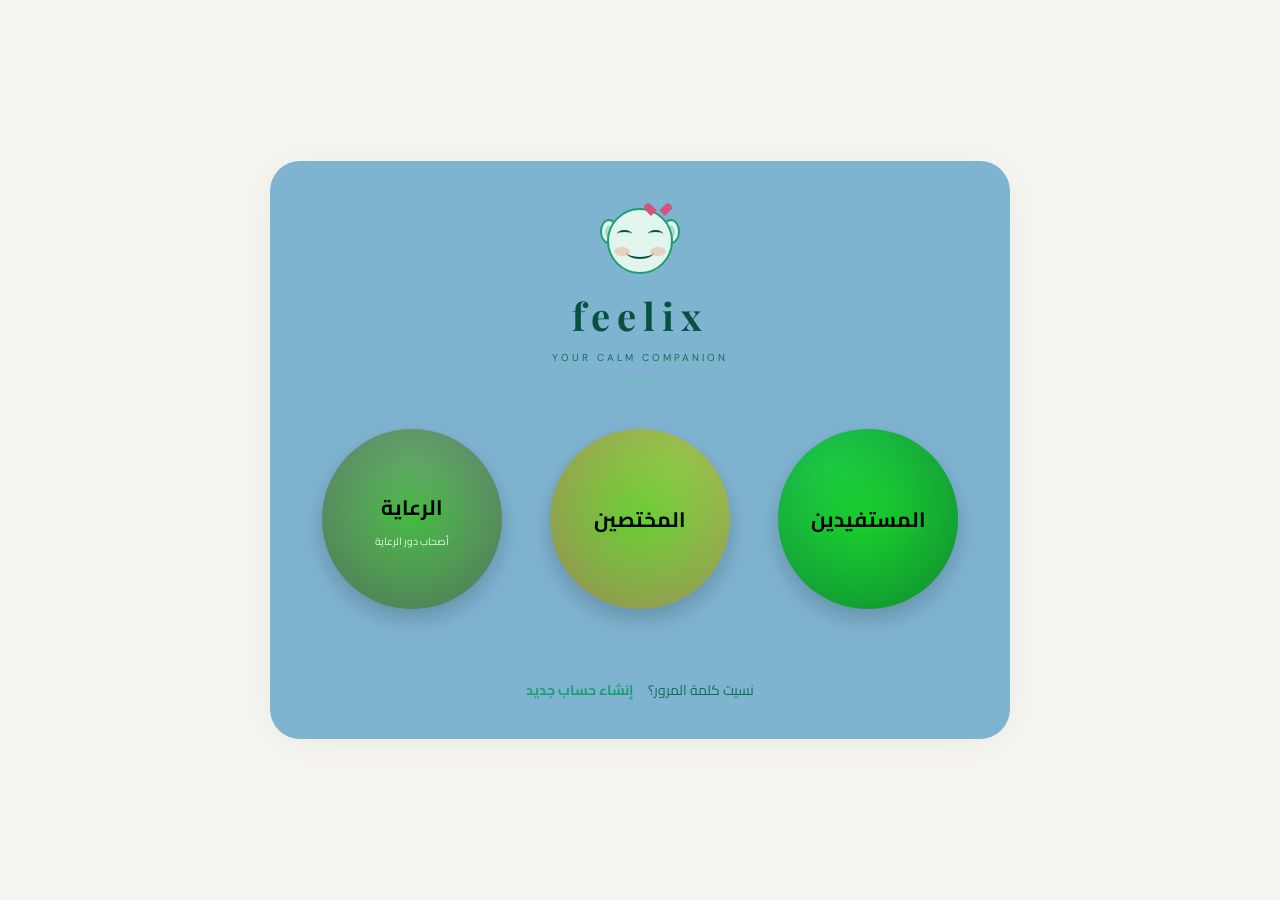
<file: logni.html>
<!DOCTYPE html>
<html lang="ar" dir="rtl">
<head>
    <meta charset="UTF-8">
    <meta name="viewport" content="width=device-width, initial-scale=1.0">
    <title>feelix - اختر دورك</title>
    <link rel="stylesheet" href="logni.css">
    <link href="https://fonts.googleapis.com/css2?family=Cairo:wght@400;700&family=Playfair+Display:wght@700&family=DM+Sans&display=swap" rel="stylesheet">
</head>

<body>
    <div class="login-container">
        <div class="card">
            <!-- الوجه التعبيري -->
            <div class="face">
                <div class="ear left"></div>
                <div class="ear right"></div>
                <div class="head">
                    <div class="heart"></div>
                    <div class="eyes">
                        <div class="eye"></div>
                        <div class="eye"></div>
                    </div>
                    <div class="smile"></div>
                    <div class="blush left"></div>
                    <div class="blush right"></div>
                </div>
            </div>
            <div class="wordmark">feelix</div>
            <div class="tagline">your calm companion</div>
            <div class="divider"></div>

            <!-- 🔵 اختيار الدور (المستفيدين / المختصين / أصحاب الرعاية) -->
            <div class="role-selection">
                <div class="role-option beneficiary" id="role-beneficiary" onclick="window.location.href='Specialized .html'">
                    <span class="role-label">المستفيدين</span>
                </div>
                <div class="role-option specialist" id="role-specialist" onclick="window.location.href='index.html'">
                    <span class="role-label">المختصين</span>
                </div>
                <!-- 🟣 كرة أصحاب الرعاية -->
                <div class="role-option caregiver" id="role-caregiver" onclick="window.location.href='Beneficiaries.html'">
                    <span class="role-label">الرعاية</span>
                    <span class="role-sublabel">أصحاب دور الرعاية</span>
                </div>
            </div>

            <!-- 🔵 روابط إضافية -->
            <div class="footer-links">
                <a href="#">نسيت كلمة المرور؟</a>
                <a href="#">إنشاء حساب جديد</a>
            </div>
        </div>
    </div>

    <!-- ✅ كود التوجيه التلقائي -->
    <script>
        let selectedUserRole = null;

        // تحديد الدور عند الضغط على الدائرة
        function selectRole(role) {
            selectedUserRole = role;
            document.querySelectorAll('.role-option').forEach(el => {
                el.style.outline = 'none';
                el.style.transform = '';
            });
            const activeEl = document.getElementById(`role-${role}`);
            activeEl.style.outline = '3px solid var(--g-deep)';
            activeEl.style.transform = 'scale(1.05)';
        }
    </script>
</body>
</html>
</file>
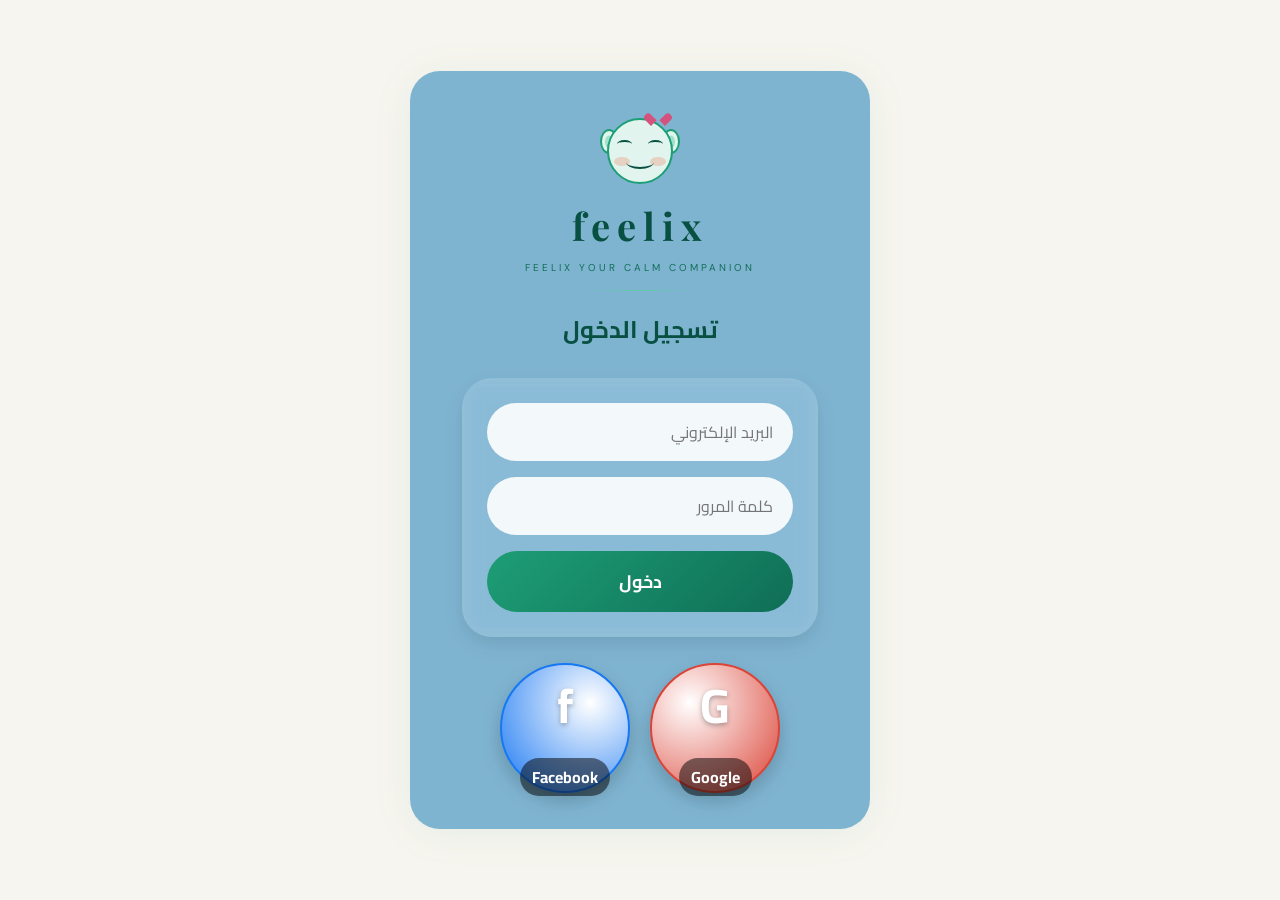
<file: Specialized .html>
<!DOCTYPE html>
<html lang="ar" dir="rtl">
<head>
    <meta charset="UTF-8">
    <meta name="viewport" content="width=device-width, initial-scale=1.0">
    <title>feelix your calm companion</title>
    <link rel="stylesheet" href="Specialized .css">
    <link href="https://fonts.googleapis.com/css2?family=Cairo:wght@400;700&family=Playfair+Display:wght@700&family=DM+Sans&display=swap" rel="stylesheet">
</head>
<body>
    <div class="main-container">
        <div class="card">
            <div class="face">
                <div class="ear left"></div>
                <div class="ear right"></div>
                <div class="head">
                    <div class="heart"></div>
                    <div class="eyes">
                        <div class="eye"></div>
                        <div class="eye"></div>
                    </div>
                    <div class="smile"></div>
                    <div class="blush left"></div>
                    <div class="blush right"></div>
                </div>
            </div>
            <div class="wordmark">feelix</div>
            <div class="tagline">feelix your calm companion</div>
            <div class="divider"></div>
            <h2 style="color: var(--g-deep); margin-bottom: 10px; font-family: 'Cairo', sans-serif;">تسجيل الدخول</h2>

            <!-- نموذج تسجيل الدخول -->
            <div class="logni-row">
                <input type="email" placeholder="البريد الإلكتروني" required>
                <input type="password" placeholder="كلمة المرور" required>
                <button type="button">دخول</button>
                <div class="error-message"></div>
            </div>

            <!-- أزرار التواصل الاجتماعي -->
            <div class="social-circles">
                <a href="#" class="social-circle-link">
                    <div class="social-circle google">
                        <span class="social-icon">G</span>
                        <span class="social-label">Google</span>
                    </div>
                </a>
                <a href="#" class="social-circle-link">
                    <div class="social-circle facebook">
                        <span class="social-icon">f</span>
                        <span class="social-label">Facebook</span>
                    </div>
                </a>
            </div>
        </div>
    </div>

    <!-- ✅ كود التوجيه التلقائي إلى Destination.html -->
    <script>
        document.addEventListener('DOMContentLoaded', function() {
            const loginBtn = document.querySelector('.logni-row button');
            const inputs = document.querySelectorAll('.logni-row input');
            const errorMsg = document.querySelector('.error-message');

            if (loginBtn) {
                loginBtn.addEventListener('click', function(e) {
                    e.preventDefault();
                    
                    let allFilled = true;
                    inputs.forEach(input => {
                        if (input.value.trim() === '') allFilled = false;
                    });

                    if (allFilled) {
                        if (errorMsg) errorMsg.style.display = 'none';
                        window.location.href = 'Destination.html';
                    } else {
                        if (errorMsg) {
                            errorMsg.textContent = 'يرجى إدخال البريد الإلكتروني وكلمة المرور';
                            errorMsg.style.display = 'block';
                        }
                    }
                });
            }
        });
    </script>
</body>
</html>
</file>
<file: Destination.css>
:root {
            --g-deep:  #085041;
            --g-mid:   #0F6E56;
            --g-main:  #1D9E75;
            --g-light: #5DCAA5;
            --g-pale:  #9FE1CB;
            --g-wash:  #E1F5EE;
            --coral:   #F0997B;
            --pink:    #D4537E;
            --cream:   #F7F5EF;
        }

        *, *::before, *::after {
            margin: 0;
            padding: 0;
            box-sizing: border-box;
        }

        body {
            background: var(--cream);
            min-height: 100vh;
            font-family: 'Cairo', 'Segoe UI', 'Tahoma', 'Arial', sans-serif;
            padding: 1.5rem 1rem;
            display: grid;
            grid-template-columns: 300px 1fr 260px;
            grid-template-rows: auto;
            gap: 1.2rem;
            align-items: start;
        }

        /* ============ BACKGROUND ============ */
        body::before {
            content: '';
            position: fixed;
            inset: 0;
            background: linear-gradient(135deg, #e8f5f0 0%, #f7f5ef 50%, #fce8f0 100%);
            z-index: -2;
        }

        /* ============ LEFT COLUMN ============ */
        .left-column {
            display: flex;
            flex-direction: column;
            gap: 1.2rem;
            position: sticky;
            top: 1rem;
        }

        /* ============ CARD (Mascot) ============ */
        .card {
            background: #ffffff;
            border-radius: 24px;
            padding: 20px 25px;
            width: 100%;
            display: flex;
            flex-direction: column;
            align-items: center;
            gap: 14px;
            box-shadow: 0 4px 40px rgba(29,158,117,.10);
            animation: fadeUp .7s ease both;
            transition: transform .4s ease, box-shadow .4s ease;
        }

        .card:hover {
            transform: translateY(-6px);
            box-shadow: 0 16px 56px rgba(29,158,117,.16);
        }

        .face {
            width: 80px;
            height: 80px;
            position: relative;
        }

        .ear {
            position: absolute;
            width: 18px;
            height: 25px;
            background: var(--g-wash);
            border: 2px solid var(--g-main);
            border-radius: 50%;
            top: 18px;
            z-index: 0;
        }
        .ear.left  { left: 0; }
        .ear.right { right: 0; }
        .ear::after {
            content: '';
            position: absolute;
            width: 8px; height: 13px;
            background: var(--g-pale);
            border-radius: 50%;
            top: 50%; left: 50%;
            transform: translate(-50%,-50%);
        }

        .head {
            position: absolute;
            width: 66px; height: 66px;
            background: var(--g-wash);
            border: 2.5px solid var(--g-main);
            border-radius: 50%;
            top: 7px; left: 7px;
            z-index: 1;
            animation: float 5s ease-in-out infinite;
        }

        @keyframes float {
            0%,100% { transform: translateY(0); }
            50%      { transform: translateY(-5px); }
        }

        .heart {
            position: absolute;
            top: -6px; right: 6px;
            width: 14px; height: 14px;
            z-index: 3;
            animation: beat 1.6s ease-in-out infinite;
        }
        .heart::before,
        .heart::after {
            content: '';
            position: absolute;
            background: var(--pink);
            width: 8px; height: 12px;
            border-radius: 8px 8px 0 0;
        }
        .heart::before { left:0;  transform: rotate(-45deg); transform-origin: 0 100%; }
        .heart::after  { right:0; transform: rotate(45deg);  transform-origin: 100% 100%; }
        @keyframes beat {
            0%,100% { transform: scale(1); }
            40%      { transform: scale(1.35); }
            60%      { transform: scale(1.1); }
        }

        .eyes {
            display: flex;
            justify-content: center;
            gap: 16px;
            position: absolute;
            top: 20px;
            left: 50%;
            transform: translateX(-50%);
            z-index: 2;
        }
        .eye {
            width: 15px; height: 8px;
            border-top: 2.5px solid var(--g-deep);
            border-radius: 50% 50% 0 0;
            animation: blink 6s ease-in-out infinite;
        }
        @keyframes blink {
            0%,88%,100% { transform: scaleY(1); }
            92%          { transform: scaleY(.08); }
        }

        .smile {
            position: absolute;
            bottom: 13px; left: 50%;
            transform: translateX(-50%);
            width: 28px; height: 14px;
            border-bottom: 2.5px solid var(--g-deep);
            border-radius: 0 0 50% 50%;
            z-index: 2;
        }

        .blush {
            position: absolute;
            bottom: 16px;
            width: 16px; height: 9px;
            background: var(--coral);
            border-radius: 50%;
            opacity: .38;
            z-index: 2;
        }
        .blush.left  { left: 5px; }
        .blush.right { right: 5px; }

        .wordmark {
            font-family: 'Playfair Display', serif;
            font-size: 32px;
            font-weight: 700;
            color: var(--g-deep);
            letter-spacing: 6px;
            line-height: 1;
            text-align: center;
        }
        .card:hover .wordmark { color: var(--g-main); }

        .divider {
            width: 100px;
            height: 1px;
            background: linear-gradient(90deg, transparent, var(--g-light), transparent);
        }

        .tagline {
            font-family: 'DM Sans', sans-serif;
            font-size: 10px;
            letter-spacing: 3px;
            color: var(--g-mid);
            text-transform: uppercase;
        }

        /* ============ VOICE/VIDEO ROOMS ============ */
        .rooms-panel {
            background: #ffffff;
            border-radius: 24px;
            padding: 1.2rem;
            box-shadow: 0 2px 12px rgba(0,0,0,0.07);
            animation: fadeUp .9s ease both;
        }

        .rooms-panel h3 {
            font-size: 15px;
            font-weight: 700;
            color: var(--g-deep);
            margin-bottom: 1rem;
            display: flex;
            align-items: center;
            gap: 6px;
        }

        .room-item {
            background: var(--g-wash);
            border-radius: 16px;
            padding: 10px 12px;
            margin-bottom: 10px;
            display: flex;
            align-items: center;
            justify-content: space-between;
            border: 1px solid var(--g-pale);
            transition: all 0.2s;
        }
        .room-item:hover { background: #d0f0e4; transform: translateX(-3px); }

        .room-info { display: flex; flex-direction: column; gap: 3px; }
        .room-name { font-size: 13px; font-weight: 700; color: var(--g-deep); }
        .room-host { font-size: 11px; color: var(--g-mid); }
        .room-badge {
            display: flex;
            gap: 6px;
        }

         #roomChatModal {
            display: none;
            position: fixed;
            inset: 0;
            background: rgba(0,0,0,0.8);
            justify-content: center;
            align-items: center;
            z-index: 10000;
        }
        #roomChatModal.show {
            display: flex;
        }
        .room-chat-box {
            background: white;
            border-radius: 28px;
            width: 90%;
            max-width: 800px;
            max-height: 90vh;
            overflow-y: auto;
            padding: 1rem;
            direction: rtl;
        }
        .room-video-area {
            display: flex;
            gap: 1rem;
            flex-wrap: wrap;
            margin-top: 1rem;
        }
        .room-video-box {
            flex: 1;
            min-width: 200px;
        }
        .room-video-box video {
            width: 100%;
            border-radius: 16px;
            background: #222;
        }
        .room-controls {
            display: flex;
            gap: 8px;
            justify-content: center;
            margin-top: 8px;
        }
        .room-controls button {
            background: var(--g-main);
            border: none;
            border-radius: 50%;
            width: 40px;
            height: 40px;
            color: white;
            font-size: 18px;
            cursor: pointer;
        }
        .room-chat-area {
            height: 120px;
            overflow-y: auto;
            border: 1px solid #ddd;
            border-radius: 16px;
            padding: 8px;
            margin-top: 10px;
            background: #f9f9f9;
        }
        .room-chat-input {
            display: flex;
            gap: 8px;
            margin-top: 8px;
        }
        .room-chat-input input {
            flex: 1;
            border-radius: 30px;
            border: 1px solid #ddd;
            padding: 8px 15px;
        }
        .room-chat-input button {
            background: var(--g-main);
            border: none;
            border-radius: 30px;
            padding: 8px 20px;
            color: white;
            cursor: pointer;
        }
        #participantsList {
            margin-bottom: 10px;
            border-bottom: 1px solid #ddd;
            padding-bottom: 8px;
        }
        .kick-btn {
            background: #dc2626;
            border: none;
            border-radius: 20px;
            padding: 2px 8px;
            color: white;
            font-size: 11px;
            cursor: pointer;
        }
        .badge-live {
            background: #ef4444;
            color: white;
            font-size: 10px;
            font-weight: 700;
            padding: 2px 7px;
            border-radius: 20px;
            animation: pulse-red 1.5s infinite;
        }
        @keyframes pulse-red {
            0%,100% { opacity:1; }
            50% { opacity:.6; }
        }
        .badge-specialist {
            background: var(--g-main);
            color: white;
            font-size: 10px;
            padding: 2px 7px;
            border-radius: 20px;
        }

        .room-lock-msg {
            font-size: 10px;
            color: var(--coral);
            text-align: center;
            margin-top: 4px;
            display: flex;
            align-items: center;
            justify-content: center;
            gap: 4px;
        }

        .create-room-btn {
            width: 100%;
            background: linear-gradient(135deg, var(--g-main), var(--g-light));
            border: none;
            border-radius: 16px;
            padding: 10px;
            color: white;
            font-size: 13px;
            font-weight: 700;
            cursor: not-allowed;
            opacity: 0.7;
            font-family: 'Cairo', sans-serif;
            margin-top: 6px;
            display: flex;
            align-items: center;
            justify-content: center;
            gap: 6px;
        }

        /* ============ CENTER COLUMN ============ */
        .center-column {
            display: flex;
            flex-direction: column;
            gap: 1.2rem;
        }

        .create-post {
            background: #ffffff;
            border-radius: 24px;
            padding: 1.2rem;
            box-shadow: 0 2px 8px rgba(0,0,0,0.06);
            animation: fadeUp .7s ease both;
        }

        .create-post-header {
            display: flex;
            align-items: center;
            gap: 12px;
            margin-bottom: 12px;
        }

        .user-avatar-small {
            width: 42px;
            height: 42px;
            background: var(--g-wash);
            border-radius: 50%;
            border: 2px solid var(--g-pale);
            display: flex;
            align-items: center;
            justify-content: center;
            font-size: 18px;
        }

        .create-post textarea {
            width: 100%;
            border: 1.5px solid #e8e8e8;
            border-radius: 18px;
            padding: 12px 16px;
            font-size: 15px;
            resize: both;
            overflow: auto;
            font-family: 'Cairo', inherit;
            min-height: 100px;
            outline: none;
            transition: border-color 0.2s;
            background: #fafafa;
        }
        .create-post textarea:focus {
            border-color: var(--g-light);
            background: white;
        }

        .post-actions {
            display: flex;
            gap: 12px;
            margin-top: 12px;
            align-items: center;
            flex-wrap: wrap;
        }

        .file-label {
            background: var(--g-wash);
            color: var(--g-mid);
            padding: 8px 16px;
            border-radius: 30px;
            cursor: pointer;
            font-size: 14px;
            font-weight: 600;
            border: 1.5px solid var(--g-pale);
            transition: all 0.2s;
        }
        .file-label:hover { background: var(--g-pale); }
        .file-label input { display: none; }

        .post-btn {
            background: linear-gradient(135deg, var(--g-main), var(--g-light));
            border: none;
            padding: 8px 24px;
            border-radius: 30px;
            color: white;
            cursor: pointer;
            font-size: 14px;
            font-weight: 700;
            font-family: 'Cairo', sans-serif;
            transition: all 0.2s;
            margin-right: auto;
        }
        .post-btn:hover { transform: scale(1.04); box-shadow: 0 4px 16px rgba(29,158,117,0.3); }

        .image-preview {
            margin-top: 10px;
            max-width: 100%;
            max-height: 200px;
            border-radius: 16px;
            display: none;
        }

        /* ============ FEED ============ */
        #feedContainer { width: 100%; }

        .post {
            background: white;
            border-radius: 24px;
            padding: 1.2rem;
            margin-bottom: 1.2rem;
            box-shadow: 0 2px 8px rgba(0,0,0,0.05);
            animation: fadeUp .5s ease both;
        }

        .post-header {
            display: flex;
            align-items: center;
            justify-content: space-between;
            margin-bottom: 12px;
        }

        .post-author-info {
            display: flex;
            align-items: center;
            gap: 10px;
        }

        .post-avatar {
            width: 42px;
            height: 42px;
            background: var(--g-wash);
            border-radius: 50%;
            border: 2px solid var(--g-pale);
        }

        .post-author { font-weight: 700; font-size: 14px; color: var(--g-deep); }
        .post-date { font-size: 11px; color: gray; }

        .post-actions-menu {
            display: flex;
            gap: 8px;
        }

        .edit-post, .delete-post {
            background: none;
            border: none;
            cursor: pointer;
            font-size: 13px;
            color: var(--g-mid);
        }
        .edit-post:hover, .delete-post:hover { color: var(--coral); }

        .post-content { margin: 10px 0; font-size: 15px; line-height: 1.7; }

        .post-image {
            max-width: 100%;
            max-height: 300px;
            border-radius: 16px;
            margin: 10px 0;
        }

        .post-stats {
            display: flex;
            gap: 20px;
            margin: 10px 0;
            border-top: 1px solid #f0f0f0;
            padding-top: 10px;
        }

        .like-btn, .comment-btn {
            background: none;
            border: none;
            cursor: pointer;
            font-size: 14px;
            display: flex;
            align-items: center;
            gap: 5px;
            color: #777;
            font-family: 'Cairo', sans-serif;
            transition: color 0.2s;
        }
        .like-btn:hover { color: var(--coral); }
        .like-btn.liked { color: var(--coral); font-weight: bold; }
        .comment-btn:hover { color: var(--g-main); }

        .comments-section {
            margin-top: 12px;
            border-top: 1px solid #f5f5f5;
            padding-top: 10px;
        }

        .comment {
            background: #f9f9f9;
            border-radius: 16px;
            padding: 10px;
            margin-bottom: 8px;
        }

        .comment-header {
            display: flex;
            justify-content: space-between;
            align-items: center;
        }

        .comment-author { font-weight: 700; font-size: 13px; color: var(--g-deep); }

        .comment-actions-menu { display: flex; gap: 8px; }

        .edit-comment, .delete-comment {
            background: none;
            border: none;
            cursor: pointer;
            font-size: 12px;
            color: var(--g-mid);
        }
        .edit-comment:hover, .delete-comment:hover { color: var(--coral); }

        .comment-text { margin: 5px 0; font-size: 13px; }

        .comment-image {
            max-width: 150px;
            max-height: 150px;
            border-radius: 12px;
            margin-top: 5px;
        }

        .add-comment {
            display: flex;
            flex-direction: column;
            gap: 8px;
            margin-top: 10px;
        }

        .add-comment textarea {
            width: 100%;
            border: 1px solid #ddd;
            border-radius: 16px;
            padding: 8px 12px;
            resize: vertical;
            font-family: 'Cairo', sans-serif;
            outline: none;
        }
        .add-comment textarea:focus { border-color: var(--g-light); }

        .comment-actions {
            display: flex;
            gap: 10px;
            align-items: center;
            flex-wrap: wrap;
        }

        .comment-file-label {
            background: var(--g-wash);
            color: var(--g-mid);
            padding: 4px 12px;
            border-radius: 20px;
            font-size: 12px;
            cursor: pointer;
            border: 1px solid var(--g-pale);
        }

        .submit-comment {
            background: var(--g-main);
            border: none;
            padding: 6px 14px;
            border-radius: 20px;
            color: white;
            cursor: pointer;
            font-size: 13px;
            font-family: 'Cairo', sans-serif;
        }

        .no-posts { text-align: center; color: gray; padding: 2rem; }

        .edit-textarea {
            width: 100%;
            margin-bottom: 5px;
            border-radius: 16px;
            padding: 8px;
            border: 1px solid var(--g-light);
            font-family: 'Cairo', sans-serif;
        }

        .save-edit {
            background: var(--g-main);
            border: none;
            color: white;
            padding: 4px 12px;
            border-radius: 20px;
            cursor: pointer;
            font-family: 'Cairo', sans-serif;
        }

        /* ============ RIGHT COLUMN ============ */
        .right-column {
            display: flex;
            flex-direction: column;
            gap: 1.2rem;
            position: sticky;
            top: 1rem;
        }

        /* ============ SEARCH ============ */
        .search-box {
            display: flex;
            background: white;
            border-radius: 50px;
            border: 2px solid var(--g-pale);
            padding: 4px 8px;
            align-items: center;
            box-shadow: 0 2px 8px rgba(0,0,0,0.06);
            animation: fadeUp .7s ease both;
        }

        .search-box input {
            border: none;
            padding: 8px 10px;
            font-size: 14px;
            width: 100%;
            outline: none;
            background: transparent;
            font-family: 'Cairo', sans-serif;
        }

        .search-box button {
            background: var(--g-main);
            border: none;
            padding: 7px 16px;
            border-radius: 20px;
            color: white;
            cursor: pointer;
            font-size: 13px;
            font-family: 'Cairo', sans-serif;
            white-space: nowrap;
            transition: background 0.2s;
        }
        .search-box button:hover { background: var(--g-deep); }

        /* ============ ARTICLES ============ */
        .articles-section {
            background: white;
            border-radius: 24px;
            padding: 1.2rem;
            box-shadow: 0 2px 8px rgba(0,0,0,0.06);
            animation: fadeUp .9s ease both;
        }

        .section-header {
            display: flex;
            align-items: center;
            justify-content: space-between;
            margin-bottom: 1rem;
        }

        .section-title {
            font-size: 15px;
            font-weight: 700;
            color: var(--g-deep);
            display: flex;
            align-items: center;
            gap: 6px;
        }

        .publish-article-btn {
            background: none;
            border: 1.5px solid var(--g-main);
            color: var(--g-main);
            padding: 4px 12px;
            border-radius: 20px;
            font-size: 11px;
            cursor: not-allowed;
            font-family: 'Cairo', sans-serif;
            opacity: 0.6;
        }

        /* ================== تعديلات قسم المقالات (الجديد) ================== */
        .article-card {
            background: var(--g-wash);
            border-radius: 18px;
            padding: 14px;
            margin-bottom: 12px;
            border: 1px solid var(--g-pale);
            transition: all 0.3s ease;
        }
        .article-card:hover { 
            transform: translateX(-4px); 
            background: #d8f2e9; 
            box-shadow: 0 6px 20px rgba(29,158,117,0.15);
        }

        .article-card h3 {
            font-size: 13.5px;
            font-weight: 700;
            color: var(--g-deep);
            margin-bottom: 6px;
            line-height: 1.4;
        }

        .article-meta {
            font-size: 10px;
            color: var(--g-mid);
            margin-bottom: 8px;
        }

        .article-excerpt {
            font-size: 12px;
            color: #555;
            line-height: 1.65;
            margin-bottom: 12px;
            display: -webkit-box;
            -webkit-line-clamp: 5;           /* عدد الأسطر المرئية (قصيرة) */
            -webkit-box-orient: vertical;
            overflow: hidden;
            text-overflow: ellipsis;
        }

        .article-footer {
            display: flex;
            justify-content: space-between;
            align-items: center;
        }

        .article-footer span {
            font-size: 11px;
            color: #888;
        }

        .read-btn {
            background: var(--g-main);
            border: none;
            color: white;
            padding: 6px 16px;
            border-radius: 20px;
            font-size: 11.5px;
            font-weight: 600;
            cursor: pointer;
            font-family: 'Cairo', sans-serif;
            transition: all 0.2s ease;
        }
        .read-btn:hover { 
            background: var(--g-deep); 
            transform: translateY(-1px);
        }

        /* ================== نهاية تعديلات المقالات ================== */

        /* ============ SPECIALISTS ============ */
        .specialists-section {
            background: white;
            border-radius: 24px;
            padding: 1.2rem;
            box-shadow: 0 2px 8px rgba(0,0,0,0.06);
            animation: fadeUp 1.1s ease both;
        }

        .specialist-card {
            background: #fafafa;
            border-radius: 18px;
            padding: 12px;
            margin-bottom: 10px;
            border: 1px solid #eee;
            display: flex;
            flex-direction: column;
            align-items: center;
            text-align: center;
            gap: 6px;
            transition: all 0.2s;
        }
        .specialist-card:hover { transform: translateY(-3px); box-shadow: 0 6px 20px rgba(29,158,117,0.12); }

        .specialist-avatar {
            width: 56px;
            height: 56px;
            border-radius: 50%;
            background: linear-gradient(135deg, var(--g-wash), var(--g-pale));
            border: 3px solid var(--g-pale);
            display: flex;
            align-items: center;
            justify-content: center;
            font-size: 24px;
        }

        .specialist-card h4 {
            font-size: 13px;
            font-weight: 700;
            color: var(--g-deep);
            margin: 0;
        }

        .specialty {
            font-size: 11px;
            color: var(--g-mid);
            line-height: 1.4;
        }

        .specialist-type-badge {
            display: inline-block;
            font-size: 10px;
            font-weight: 700;
            padding: 2px 10px;
            border-radius: 20px;
            margin-bottom: 2px;
        }
        .badge-doctor { background: #e8f4ff; color: #2563eb; }
        .badge-coach  { background: #fef3c7; color: #d97706; }
        .badge-therapist { background: var(--g-wash); color: var(--g-mid); }

        .rating {
            font-size: 13px;
            font-weight: 700;
            color: #f59e0b;
            display: flex;
            align-items: center;
            gap: 4px;
        }
        .rating span { font-size: 11px; color: #aaa; font-weight: 400; }

        .book-session-btn {
            background: linear-gradient(135deg, var(--g-main), var(--g-light));
            border: none;
            border-radius: 20px;
            padding: 7px 16px;
            color: white;
            font-size: 12px;
            font-weight: 700;
            cursor: pointer;
            font-family: 'Cairo', sans-serif;
            width: 100%;
            transition: all 0.2s;
            margin-top: 2px;
        }
        .book-session-btn:hover { transform: scale(1.03); box-shadow: 0 4px 14px rgba(29,158,117,0.3); }

        /* ============ SPECIALIST UNLOCKED STYLES ============ */
        .publish-article-btn.unlocked {
            background: linear-gradient(135deg, var(--g-main), var(--g-light));
            color: white !important;
            border-color: transparent !important;
            cursor: pointer !important;
            opacity: 1 !important;
            font-weight: 700;
            transition: all 0.2s;
        }
        .publish-article-btn.unlocked:hover {
            transform: scale(1.05);
            box-shadow: 0 4px 14px rgba(29,158,117,0.3);
        }

        .create-room-btn.unlocked {
            cursor: pointer !important;
            opacity: 1 !important;
            background: linear-gradient(135deg, var(--g-deep), var(--g-main));
            transition: all 0.2s;
        }
        .create-room-btn.unlocked:hover {
            transform: scale(1.02);
            box-shadow: 0 6px 20px rgba(8,80,65,0.3);
        }

        #articleModal.show, #roomModal.show {
            display: flex !important;
        }

        /* ============ ROOM PARTICIPANT CARD ============ */
        .participant-card {
            background: #f8f9fa;
            border-radius: 14px;
            padding: 8px 10px;
            display: flex;
            align-items: center;
            justify-content: space-between;
            margin-bottom: 6px;
            border: 1px solid #eee;
            transition: all 0.2s;
        }
        .participant-card:hover { background: var(--g-wash); }
        .participant-info { display: flex; align-items: center; gap: 8px; }
        .participant-avatar-sm { width: 32px; height: 32px; border-radius: 50%; background: linear-gradient(135deg, var(--g-wash), var(--g-pale)); display: flex; align-items: center; justify-content: center; font-size: 14px; border: 2px solid var(--g-pale); }
        .participant-name { font-size: 12px; font-weight: 700; color: var(--g-deep); }
        .participant-role { font-size: 10px; color: var(--g-mid); }
        .participant-controls { display: flex; gap: 4px; }
        .ctrl-btn { border: none; border-radius: 8px; padding: 4px 8px; font-size: 11px; cursor: pointer; font-family: 'Cairo', sans-serif; transition: all 0.2s; }
        .ctrl-mute   { background: #fef3c7; color: #d97706; }
        .ctrl-mute:hover   { background: #d97706; color: white; }
        .ctrl-unmute { background: #dcfce7; color: #16a34a; }
        .ctrl-unmute:hover { background: #16a34a; color: white; }
        .ctrl-kick   { background: #fee2e2; color: #dc2626; }
        .ctrl-kick:hover   { background: #dc2626; color: white; }
        .participant-muted { opacity: 0.6; }
 
        /* remote participant video tile */
        .remote-tile { flex: 1; min-width: 160px; max-width: 220px; background: #1a1a2e; border-radius: 14px; overflow: hidden; position: relative; min-height: 120px; }
        .remote-tile-placeholder { position: absolute; inset: 0; display: flex; flex-direction: column; align-items: center; justify-content: center; color: white; gap: 6px; }
        .remote-tile-name { position: absolute; bottom: 6px; right: 6px; background: rgba(0,0,0,0.7); color: white; font-size: 10px; padding: 2px 8px; border-radius: 10px; }
        .remote-tile-muted { position: absolute; top: 6px; left: 6px; background: #ef4444; color: white; font-size: 10px; padding: 2px 6px; border-radius: 10px; display: none; }
 
        /* ============ ARTICLE VIEW PAGE ============ */
        .article-view-title {
            font-family: 'Playfair Display', serif;
            font-size: 30px;
            font-weight: 700;
            color: var(--g-deep);
            line-height: 1.4;
            margin-bottom: 1.2rem;
        }
        .article-view-meta {
            display: flex;
            align-items: center;
            gap: 16px;
            margin-bottom: 2rem;
            flex-wrap: wrap;
        }
        .article-view-author {
            display: flex;
            align-items: center;
            gap: 8px;
        }
        .article-view-author-avatar {
            width: 42px; height: 42px;
            border-radius: 50%;
            background: linear-gradient(135deg, var(--g-wash), var(--g-pale));
            display: flex; align-items: center; justify-content: center;
            font-size: 20px; border: 2px solid var(--g-pale);
        }
        .article-view-author-name { font-size: 14px; font-weight: 700; color: var(--g-deep); }
        .article-view-author-role { font-size: 11px; color: var(--g-mid); }
        .article-view-date { font-size: 12px; color: #999; }
        .article-view-reads { font-size: 12px; color: #999; background: var(--g-wash); padding: 4px 12px; border-radius: 20px; }
        .article-view-divider { height: 3px; background: linear-gradient(90deg, var(--g-main), var(--g-light), transparent); border-radius: 2px; margin-bottom: 2rem; }
        .article-view-body {
            font-size: 17px;
            line-height: 2;
            color: #333;
            font-family: 'Cairo', sans-serif;
        }
        .article-view-body p { margin-bottom: 1.2rem; }
        .article-view-excerpt-big {
            font-size: 20px;
            font-weight: 600;
            color: var(--g-mid);
            line-height: 1.8;
            padding: 1.5rem;
            background: var(--g-wash);
            border-radius: 18px;
            border-right: 4px solid var(--g-main);
            margin-bottom: 2rem;
        }
        @keyframes pulseRed { 0%,100%{opacity:1;} 50%{opacity:.5;} }
 
        /* ============ ANIMATIONS ============ */
        @keyframes fadeUp {
            from { opacity:0; transform: translateY(20px); }
            to   { opacity:1; transform: translateY(0); }
        }

        /* ============ SCROLLBAR ============ */
        ::-webkit-scrollbar { width: 6px; }
        ::-webkit-scrollbar-track { background: transparent; }
        ::-webkit-scrollbar-thumb { background: var(--g-pale); border-radius: 3px; }
</file>
<file: logni.css>
/* ============================================ */
        /* تعريف المتغيرات (الألوان الرئيسية)          */
        /* ============================================ */
        :root {
            --g-deep:  #085041;   /* أخضر غامق للعناصر الأساسية */
            --g-mid:   #0F6E56;   /* أخضر متوسط للعناصر الثانوية */
            --g-main:  #1D9E75;   /* اللون الأخضر الرئيسي للعلامة التجارية */
            --g-light: #5DCAA5;   /* أخضر فاتح للتفاصيل */
            --g-pale:  #9FE1CB;   /* أخضر باهت للخلفيات */
            --g-wash:  #E1F5EE;   /* غسول أخضر فاتح جداً للوجه */
            --coral:   #F0997B;   /* لون مرجاني للخدود */
            --pink:    #D4537E;   /* وردي للقلب */
            --cream:   #F7F5EF;   /* كريمي لخلفية الصفحة */

            /* تدرجات للكرات */
            --secondary-gradient: radial-gradient(circle at 30% 20%, #1D9E75, #085041);
            --tertiary-gradient:  radial-gradient(circle at 70% 20%, #F0997B, #D4537E);
            --primary-gradient:   linear-gradient(135deg, #1D9E75, #0F6E56);
            --quaternary-gradient: linear-gradient(135deg, #5DCAA5, #1D9E75);
        }

        /* إعادة تعيين الهوامش والحشو ونموذج الصندوق لجميع العناصر */
        *, *::before, *::after {
            margin: 0;
            padding: 0;
            box-sizing: border-box;
        }

        /* تنسيق جسم الصفحة */
        body {
            background: var(--cream);
            min-height: 100vh;
            display: flex;
            align-items: center;
            justify-content: center;
            font-family: 'Cairo', 'Segoe UI', sans-serif;
            direction: rtl;
        }

        /* حاوية المحتوى الرئيسية */
        .main-container {
            display: flex;
            flex-direction: column;
            align-items: center;
            justify-content: center;
            gap: 30px;
            width: 100%;
            max-width: 500px;
            padding: 20px;
        }

        /* ========== تنسيق البطاقة (Card) الرئيسية ========== */
        .card {
            background: rgba(106, 168, 204, 0.85);
            border-radius: 30px;
            padding: 40px 52px 36px;
            display: flex;
            flex-direction: column;
            align-items: center;
            gap: 16px;
            box-shadow: 0 4px 40px rgba(29,158,117,.08);
            animation: fadeUp .7s ease both;
            transition: transform .4s ease, box-shadow .4s ease;
            backdrop-filter: blur(6px);
            width: 100%;
        }
        .card:hover {
            transform: translateY(-6px);
            box-shadow: 0 16px 56px rgba(29,158,117,.14);
        }

        /* ========== الوجه التعبيري (Face) ========== */
        .face {
            width: 80px;
            height: 80px;
            position: relative;
        }
        .ear {
            position: absolute;
            width: 18px;
            height: 25px;
            background: var(--g-wash);
            border: 2px solid var(--g-main);
            border-radius: 50%;
            top: 18px;
            z-index: 0;
        }
        .ear.left  { left: 0; }
        .ear.right { right: 0; }
        .ear::after {
            content: '';
            position: absolute;
            width: 8px; height: 13px;
            background: var(--g-pale);
            border-radius: 50%;
            top: 50%; left: 50%;
            transform: translate(-50%,-50%);
        }
        .head {
            position: absolute;
            width: 66px; height: 66px;
            background: var(--g-wash);
            border: 2.5px solid var(--g-main);
            border-radius: 50%;
            top: 7px; left: 7px;
            z-index: 1;
            animation: float 5s ease-in-out infinite;
        }
        @keyframes float {
            0%,100% { transform: translateY(0); }
            50%     { transform: translateY(-5px); }
        }
        .heart {
            position: absolute;
            top: -6px; right: 6px;
            width: 14px; height: 14px;
            z-index: 3;
            animation: beat 1.6s ease-in-out infinite;
        }
        .heart::before,
        .heart::after {
            content: '';
            position: absolute;
            background: var(--pink);
            width: 8px; height: 12px;
            border-radius: 8px 8px 0 0;
        }
        .heart::before {
            left: 0;
            transform: rotate(-45deg);
            transform-origin: 0 100%;
        }
        .heart::after {
            right: 0;
            transform: rotate(45deg);
            transform-origin: 100% 100%;
        }
        @keyframes beat {
            0%,100% { transform: scale(1); }
            40%     { transform: scale(1.35); }
            60%     { transform: scale(1.1); }
        }
        .eyes {
            position: absolute;
            top: 20px; left: 50%;
            transform: translateX(-50%);
            display: flex;
            gap: 16px;
            z-index: 2;
        }
        .eye {
            width: 15px; height: 8px;
            border-top: 2.5px solid var(--g-deep);
            border-radius: 50% 50% 0 0;
            animation: blink 6s ease-in-out infinite;
        }
        @keyframes blink {
            0%,88%,100% { transform: scaleY(1); }
            92%         { transform: scaleY(.08); }
        }
        .smile {
            position: absolute;
            bottom: 13px; left: 50%;
            transform: translateX(-50%);
            width: 28px; height: 14px;
            border-bottom: 2.5px solid var(--g-deep);
            border-radius: 0 0 50% 50%;
            z-index: 2;
        }
        .blush {
            position: absolute;
            bottom: 16px;
            width: 16px; height: 9px;
            background: var(--coral);
            border-radius: 50%;
            opacity: .38;
            z-index: 2;
        }
        .blush.left  { left: 5px; }
        .blush.right { right: 5px; }

        .wordmark {
            font-family: 'Playfair Display', serif;
            font-size: 38px;
            font-weight: 700;
            color: var(--g-deep);
            letter-spacing: 7px;
            line-height: 1;
            transition: color .3s;
        }
        .card:hover .wordmark {
            color: var(--g-main);
        }
        .divider {
            width: 110px;
            height: 1px;
            background: linear-gradient(90deg, transparent, var(--g-light), transparent);
        }
        .tagline {
            font-family: 'DM Sans', sans-serif;
            font-size: 10px;
            letter-spacing: 3px;
            color: var(--g-mid);
            text-transform: uppercase;
        }
        @keyframes fadeUp {
            from {
                opacity: 0;
                transform: translateY(20px);
            }
            to {
                opacity: 1;
                transform: translateY(0);
            }
        }
/* ========== كرات اختيار الدور (المستفيدين والمختصين) ========== */
.role-selection {
display: flex;
justify-content: center;
gap: 3rem;
padding: 2rem 0;
flex-wrap: wrap;
}
.role-option {
display: flex;
flex-direction: column;
align-items: center;
justify-content: center;
padding: 1.5rem;
border-radius: 50%;
background: rgba(214, 0, 0, 0.2);
transition: all 0.4s ease;
cursor: pointer;
width: 180px;
height: 180px;
box-shadow: 0 10px 25px rgba(0, 0, 0, 0.2);
backdrop-filter: blur(8px);
position: relative;
overflow: hidden;
text-decoration: none;
}
.role-option:before {
content: '';
position: absolute;
top: -50%; left: -50%;
width: 200%; height: 200%;
background: radial-gradient(circle, rgba(26, 255, 5, 0.6) 0%, rgba(0, 0, 0, 0) 100%);
transform: rotate(30deg);
transition: all 0.5s ease;
}
.role-option:hover:before {
transform: rotate(70deg);
}
.role-option:hover {
transform: translateY(-12px) scale(1.02);
box-shadow: 0 20px 40px rgba(0, 0, 0, 0.3);
background: radial-gradient(circle, var(--g-light), var(--g-main));
}
.role-label {
font-size: 1.3rem;
font-weight: bold;
color: #000;
text-shadow: 0 2px 4px rgba(0, 255, 13, 0.3);
z-index: 1;
}
.role-option.beneficiary {
background: radial-gradient(circle at 30% 20%, #1D9E75, #085041);
}
.role-option.specialist {
background: radial-gradient(circle at 70% 20%, #F0997B, #D4537E);
}
/* 🟣 كرة أصحاب الرعاية */
.role-option.caregiver {
background: radial-gradient(circle at 50% 20%, #9B59B6, #6C3483);
}
.role-option.caregiver:hover {
background: radial-gradient(circle at 50% 30%, #C39BD3, #8E44AD) !important;
box-shadow: 0 0 25px rgba(155, 89, 182, 0.6) !important;
}
/* نص توضيحي صغير أسفل اسم الدور */
.role-sublabel {
font-size: 0.65rem;
color: rgba(255,255,255,0.85);
text-align: center;
z-index: 1;
margin-top: 4px;
font-family: 'Cairo', sans-serif;
}
.role-link {
text-decoration: none;
display: inline-block;
transition: transform 0.3s ease;
}
.role-link:hover {
transform: scale(1.05);
}
/* ========== إضافات الحركة الانسيابية وتغيير اللون عند الخبطة ========== */
.role-option {
transition: transform 0.4s cubic-bezier(0.2, 0.9, 0.4, 1.1),
box-shadow 0.4s ease,
background 0.3s ease !important;
}
.role-option.beneficiary:hover {
background: radial-gradient(circle at 30% 30%, #f0a3a3, #c93a3a) !important;
box-shadow: 0 0 25px rgba(255, 80, 80, 0.6) !important;
}
.role-option.specialist:hover {
background: radial-gradient(circle at 70% 30%, #a3d0f0, #2a7fc9) !important;
box-shadow: 0 0 25px rgba(80, 150, 255, 0.6) !important;
}
.role-option:active {
transform: scale(0.96) !important;
transition: transform 0.05s ease !important;
background: radial-gradient(circle, #ffcc00, #ff8800) !important;
box-shadow: 0 0 30px rgba(255, 200, 0, 0.8) !important;
}
.role-option {
transition: all 0.4s cubic-bezier(0.2, 0.8, 0.4, 1);
}
/* ========== استجابة للشاشات الصغيرة ========== */
@media (max-width: 768px) {
.role-selection {
flex-direction: column;
align-items: center;
gap: 1.5rem;
}
.role-option {
width: 140px;
height: 140px;
}
.card {
padding: 20px;
}
}

/ ============================================ /
/  🔹 كود إضافي جديد: أزرار السوشيال ميديا والروابط /
/  ============================================ /
.social-login-wrapper {
    display: flex;
    flex-direction: column;
    align-items: center;
    gap: 12px;
    margin-top: 10px;
    width: 100%;
}
.social-text {
    color: var(--g-mid);
    font-size: 14px;
    font-family: 'Cairo', sans-serif;
}
.social-buttons {
    display: flex;
    gap: 15px;
    flex-wrap: wrap;
    justify-content: center;
}
.social-btn {
    display: flex;
    align-items: center;
    justify-content: center;
    gap: 8px;
    padding: 12px 24px;
    border: none;
    border-radius: 50px;
    font-family: 'Cairo', sans-serif;
    font-size: 15px;
    font-weight: bold;
    color: #fff;
    cursor: pointer;
    transition: transform 0.3s ease, box-shadow 0.3s ease;
    box-shadow: 0 4px 15px rgba(0,0,0,0.15);
}
.social-btn:hover {
    transform: translateY(-3px);
    box-shadow: 0 8px 20px rgba(0,0,0,0.25);
}
.social-btn:active {
    transform: scale(0.96);
}
.google-btn { background: #DB4437; }
.facebook-btn { background: #1877F2; }

.footer-links {
    display: flex;
    justify-content: center;
    gap: 15px;
    margin-top: 20px;
    font-size: 14px;
}
.footer-links a {
    text-decoration: none;
    color: var(--g-mid);
    transition: color 0.3s;
}
.footer-links a:last-child {
    color: var(--g-main);
    font-weight: bold;
}
.footer-links a:hover {
    text-decoration: underline;
}
</file>
<file: Specialized .css>
/* ============================================ */
        /* تعريف المتغيرات (الألوان الرئيسية)          */
        /* ============================================ */
        :root {
            --g-deep:  #085041;   /* أخضر غامق للعناصر الأساسية */
            --g-mid:   #0F6E56;   /* أخضر متوسط للعناصر الثانوية */
            --g-main:  #1D9E75;   /* اللون الأخضر الرئيسي للعلامة التجارية */
            --g-light: #5DCAA5;   /* أخضر فاتح للتفاصيل */
            --g-pale:  #9FE1CB;   /* أخضر باهت للخلفيات */
            --g-wash:  #E1F5EE;   /* غسول أخضر فاتح جداً للوجه */
            --coral:   #F0997B;   /* لون مرجاني للخدود */
            --pink:    #D4537E;   /* وردي للقلب */
            --cream:   #F7F5EF;   /* كريمي لخلفية الصفحة */

            /* تدرجات للكرات */
            --secondary-gradient: radial-gradient(circle at 30% 20%, #1D9E75, #085041);
            --tertiary-gradient:  radial-gradient(circle at 70% 20%, #F0997B, #D4537E);
            --primary-gradient:   linear-gradient(135deg, #1D9E75, #0F6E56);
            --quaternary-gradient: linear-gradient(135deg, #5DCAA5, #1D9E75);
        }

        /* إعادة تعيين الهوامش والحشو ونموذج الصندوق لجميع العناصر */
        *, *::before, *::after {
            margin: 0;
            padding: 0;
            box-sizing: border-box;
        }

        /* تنسيق جسم الصفحة */
        body {
            background: var(--cream);
            min-height: 100vh;
            display: flex;
            align-items: center;
            justify-content: center;
            font-family: 'Cairo', 'Segoe UI', sans-serif;
            direction: rtl;
        }

        /* حاوية المحتوى الرئيسية */
        .main-container {
            display: flex;
            flex-direction: column;
            align-items: center;
            justify-content: center;
            gap: 30px;
            width: 100%;
            max-width: 500px;
            padding: 20px;
        }

        /* ========== تنسيق البطاقة (Card) الرئيسية ========== */
        .card {
            background: rgba(106, 168, 204, 0.85);
            border-radius: 30px;
            padding: 40px 52px 36px;
            display: flex;
            flex-direction: column;
            align-items: center;
            gap: 16px;
            box-shadow: 0 4px 40px rgba(29,158,117,.08);
            animation: fadeUp .7s ease both;
            transition: transform .4s ease, box-shadow .4s ease;
            backdrop-filter: blur(6px);
            width: 100%;
        }
        .card:hover {
            transform: translateY(-6px);
            box-shadow: 0 16px 56px rgba(29,158,117,.14);
        }

        /* ========== الوجه التعبيري (Face) ========== */
        .face {
            width: 80px;
            height: 80px;
            position: relative;
        }
        .ear {
            position: absolute;
            width: 18px;
            height: 25px;
            background: var(--g-wash);
            border: 2px solid var(--g-main);
            border-radius: 50%;
            top: 18px;
            z-index: 0;
        }
        .ear.left  { left: 0; }
        .ear.right { right: 0; }
        .ear::after {
            content: '';
            position: absolute;
            width: 8px; height: 13px;
            background: var(--g-pale);
            border-radius: 50%;
            top: 50%; left: 50%;
            transform: translate(-50%,-50%);
        }
        .head {
            position: absolute;
            width: 66px; height: 66px;
            background: var(--g-wash);
            border: 2.5px solid var(--g-main);
            border-radius: 50%;
            top: 7px; left: 7px;
            z-index: 1;
            animation: float 5s ease-in-out infinite;
        }
        @keyframes float {
            0%,100% { transform: translateY(0); }
            50%     { transform: translateY(-5px); }
        }
        .heart {
            position: absolute;
            top: -6px; right: 6px;
            width: 14px; height: 14px;
            z-index: 3;
            animation: beat 1.6s ease-in-out infinite;
        }
        .heart::before,
        .heart::after {
            content: '';
            position: absolute;
            background: var(--pink);
            width: 8px; height: 12px;
            border-radius: 8px 8px 0 0;
        }
        .heart::before {
            left: 0;
            transform: rotate(-45deg);
            transform-origin: 0 100%;
        }
        .heart::after {
            right: 0;
            transform: rotate(45deg);
            transform-origin: 100% 100%;
        }
        @keyframes beat {
            0%,100% { transform: scale(1); }
            40%     { transform: scale(1.35); }
            60%     { transform: scale(1.1); }
        }
        .eyes {
            position: absolute;
            top: 20px; left: 50%;
            transform: translateX(-50%);
            display: flex;
            gap: 16px;
            z-index: 2;
        }
        .eye {
            width: 15px; height: 8px;
            border-top: 2.5px solid var(--g-deep);
            border-radius: 50% 50% 0 0;
            animation: blink 6s ease-in-out infinite;
        }
        @keyframes blink {
            0%,88%,100% { transform: scaleY(1); }
            92%         { transform: scaleY(.08); }
        }
        .smile {
            position: absolute;
            bottom: 13px; left: 50%;
            transform: translateX(-50%);
            width: 28px; height: 14px;
            border-bottom: 2.5px solid var(--g-deep);
            border-radius: 0 0 50% 50%;
            z-index: 2;
        }
        .blush {
            position: absolute;
            bottom: 16px;
            width: 16px; height: 9px;
            background: var(--coral);
            border-radius: 50%;
            opacity: .38;
            z-index: 2;
        }
        .blush.left  { left: 5px; }
        .blush.right { right: 5px; }

        .wordmark {
            font-family: 'Playfair Display', serif;
            font-size: 38px;
            font-weight: 700;
            color: var(--g-deep);
            letter-spacing: 7px;
            line-height: 1;
            transition: color .3s;
        }
        .card:hover .wordmark {
            color: var(--g-main);
        }
        .divider {
            width: 110px;
            height: 1px;
            background: linear-gradient(90deg, transparent, var(--g-light), transparent);
        }
        .tagline {
            font-family: 'DM Sans', sans-serif;
            font-size: 10px;
            letter-spacing: 3px;
            color: var(--g-mid);
            text-transform: uppercase;
        }
        @keyframes fadeUp {
            from {
                opacity: 0;
                transform: translateY(20px);
            }
            to {
                opacity: 1;
                transform: translateY(0);
            }
        }

        /* ========== نموذج تسجيل الدخول ========== */
        /* جعل الحاوية شفافة تماماً */
        .logni-row {
            display: flex;
            flex-direction: column;
            gap: 16px;
            width: 100%;
            background: rgba(255, 255, 255, 0.2);  /* خلفية شفافة بيضاء */
            backdrop-filter: blur(10px);           /* تأثير زجاجي */
            border-radius: 30px;
            padding: 25px;
            box-shadow: 0 8px 20px rgba(0,0,0,0.1);
            transition: all 0.3s ease;
        }
        /* حقول الإدخال */
        .logni-row input {
            width: 100%;
            padding: 14px 20px;
            border: none;
            border-radius: 50px;
            background: rgba(255, 255, 255, 0.9);
            font-size: 16px;
            font-family: 'Cairo', sans-serif;
            outline: none;
            transition: 0.2s;
            text-align: right;
        }
        .logni-row input:focus {
            background: white;
            box-shadow: 0 0 0 2px var(--g-main);
        }
        /* زر تسجيل الدخول */
        .logni-row button {
            background: var(--primary-gradient);
            border: none;
            padding: 14px;
            border-radius: 50px;
            color: white;
            font-weight: bold;
            font-size: 18px;
            cursor: pointer;
            transition: transform 0.2s, box-shadow 0.2s;
            font-family: 'Cairo', sans-serif;
        }
        .logni-row button:hover {
            transform: translateY(-3px);
            box-shadow: 0 8px 20px rgba(0,0,0,0.2);
        }
        /* رسالة الخطأ */
        .error-message {
            background: #b00020;
            color: white;
            padding: 10px;
            border-radius: 40px;
            text-align: center;
            font-size: 14px;
            display: none;
            margin-top: 10px;
        }

        /* ========== الكرات الجديدة (Google + Facebook) ========== */
        .social-circles {
            display: flex;
            justify-content: center;
            gap: 20px;
            width: 100%;
            margin-top: 10px;
            flex-wrap: wrap;
        }
        .social-circle-link {
            text-decoration: none;
            display: inline-block;
            transition: transform 0.3s cubic-bezier(0.2, 0.9, 0.4, 1.1);
        }
        .social-circle-link:hover {
            transform: translateY(-8px);
        }
        .social-circle-link:active {
            transform: translateY(-2px) scale(0.96);
        }
        .social-circle {
            width: 130px;
            height: 130px;
            border-radius: 50%;
            display: flex;
            flex-direction: column;
            align-items: center;
            justify-content: center;
            gap: 8px;
            backdrop-filter: blur(10px);
            transition: all 0.3s ease;
            cursor: pointer;
            box-shadow: 0 8px 20px rgba(0,0,0,0.2);
            background: rgba(255,255,255,0.2);
            border: 2px solid rgba(255,255,255,0.3);
        }
        /* كرة Google */
        .social-circle.google {
            background: radial-gradient(circle at 30% 30%, #ffffff, #db4437);
            border-color: #db4437;
        }
        /* كرة Facebook */
        .social-circle.facebook {
            background: radial-gradient(circle at 70% 30%, #ffffff, #1877f2);
            border-color: #1877f2;
        }
        /* تأثير hover للكرات (حركة انسيابية وتغيير لون) */
        .social-circle:hover {
            transform: scale(1.05);
            box-shadow: 0 15px 30px rgba(0,0,0,0.3);
            filter: brightness(1.05);
        }
        /* تأثير الخبطة (الضغط) - تغيير اللون بشكل لحظي */
        .social-circle:active {
            transform: scale(0.96);
            filter: brightness(1.2) saturate(1.3);
            transition: transform 0.05s, filter 0.05s;
        }
        .social-icon {
            font-size: 3rem;
            font-weight: bold;
            color: white;
            text-shadow: 0 2px 5px rgba(0,0,0,0.3);
        }
        .social-label {
            font-size: 1rem;
            font-weight: bold;
            color: white;
            background: rgba(0,0,0,0.5);
            padding: 4px 12px;
            border-radius: 30px;
        }

        /* استجابة للشاشات الصغيرة */
        @media (max-width: 480px) {
            .social-circle {
                width: 110px;
                height: 110px;
            }
            .social-icon {
                font-size: 2.5rem;
            }
            .social-label {
                font-size: 0.85rem;
            }
            .card {
                padding: 20px;
            }
        }
</file>
